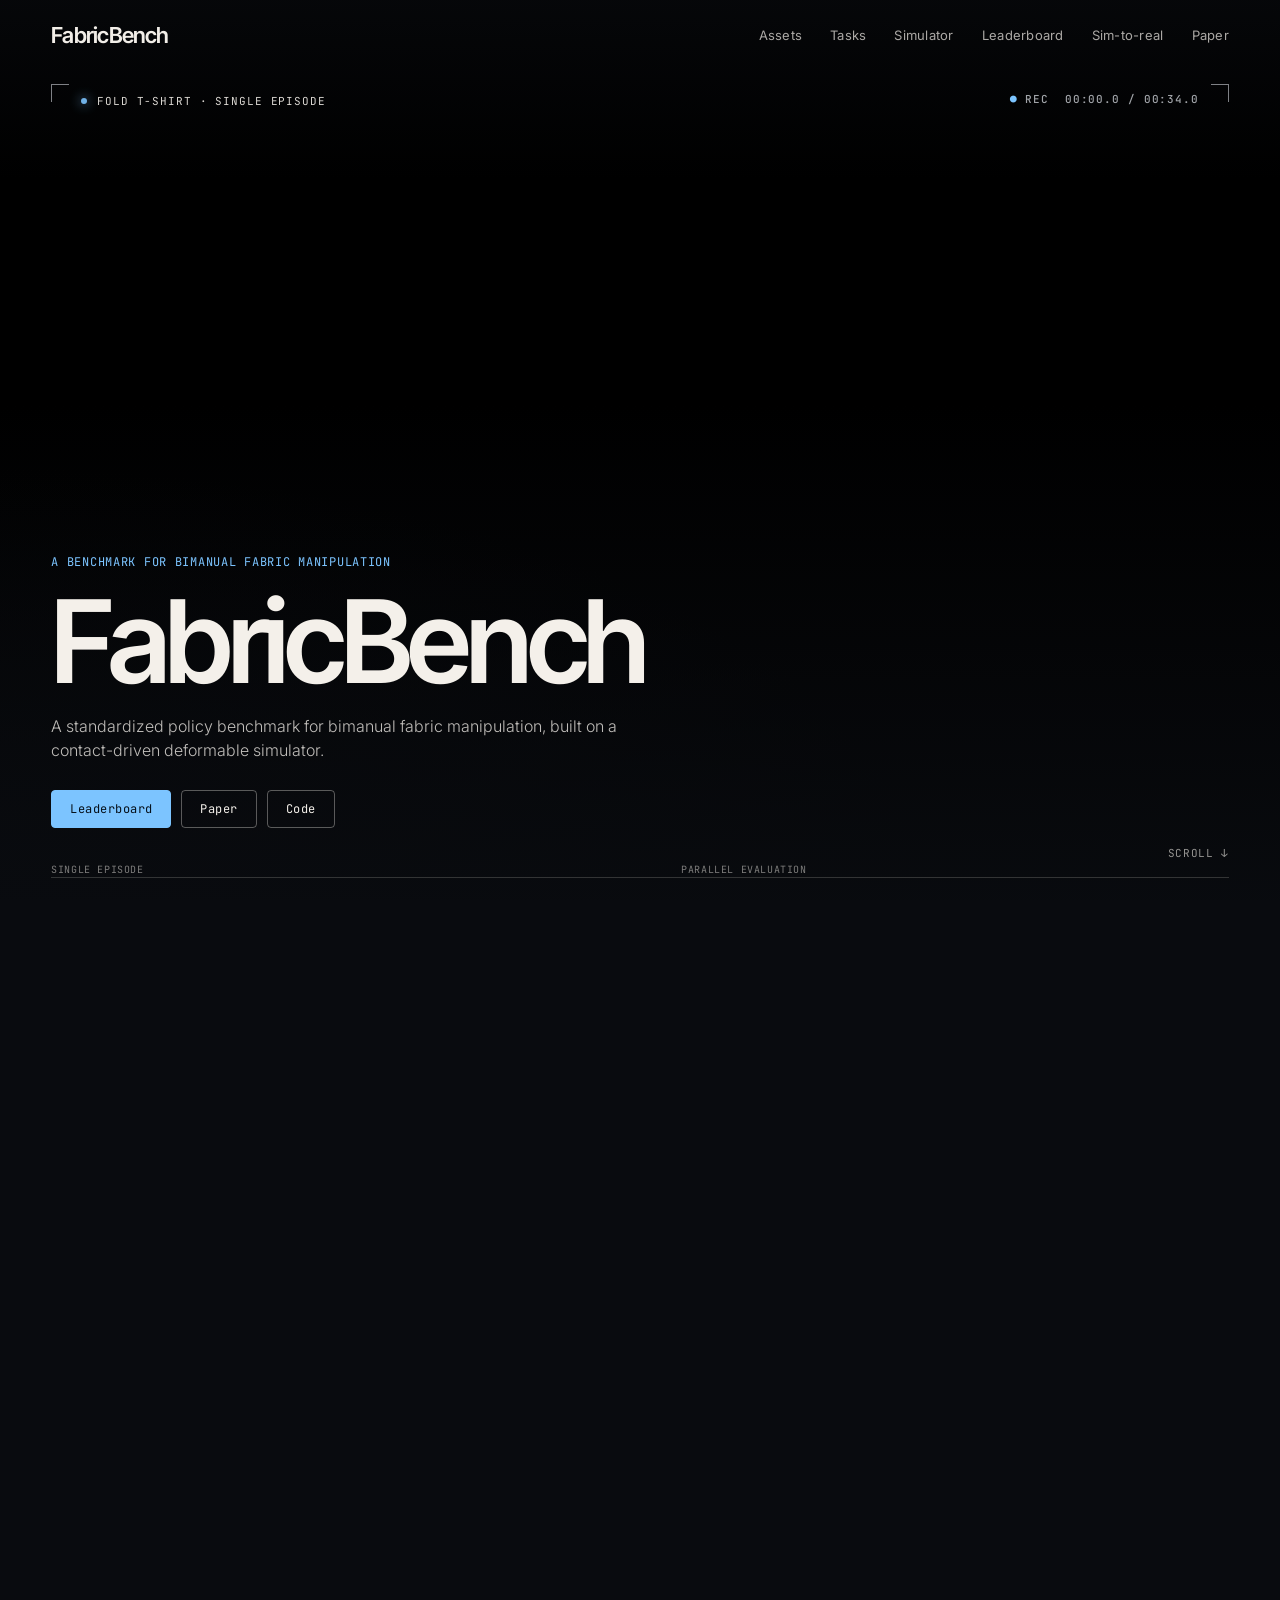
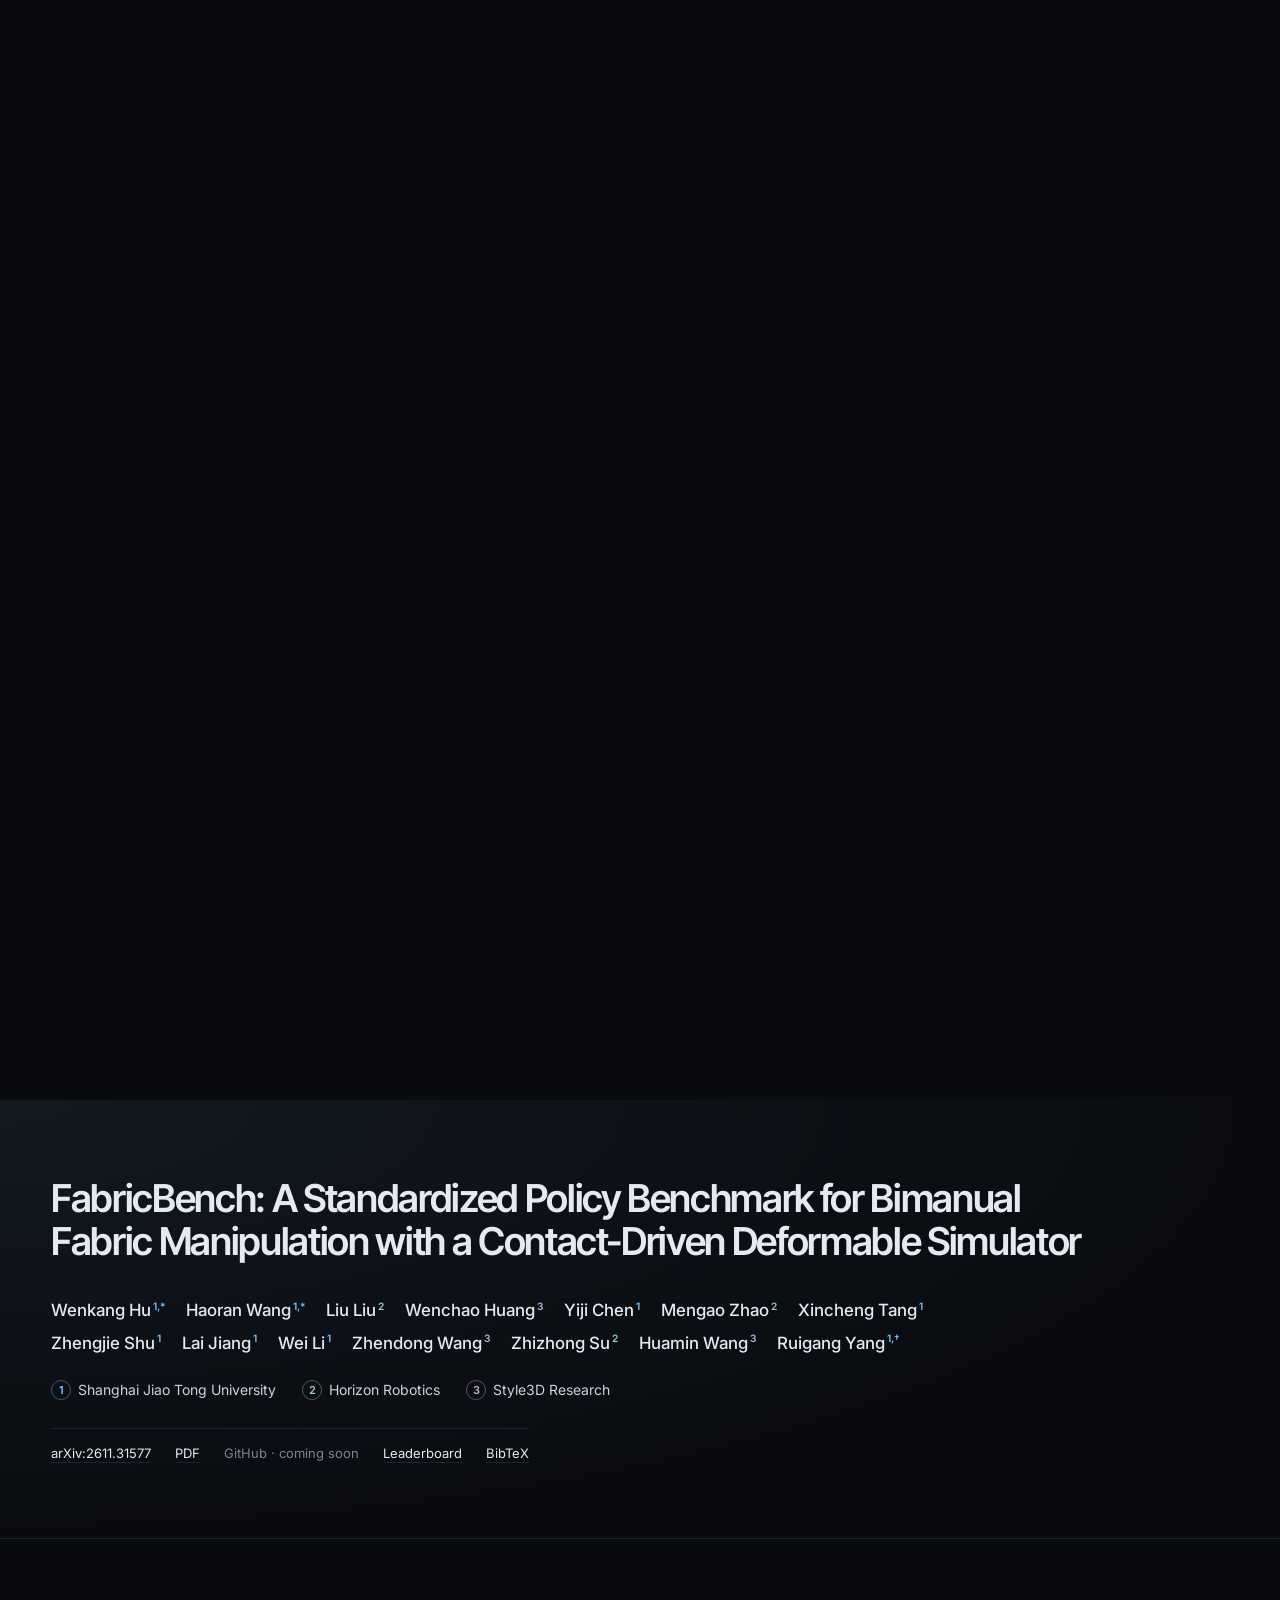
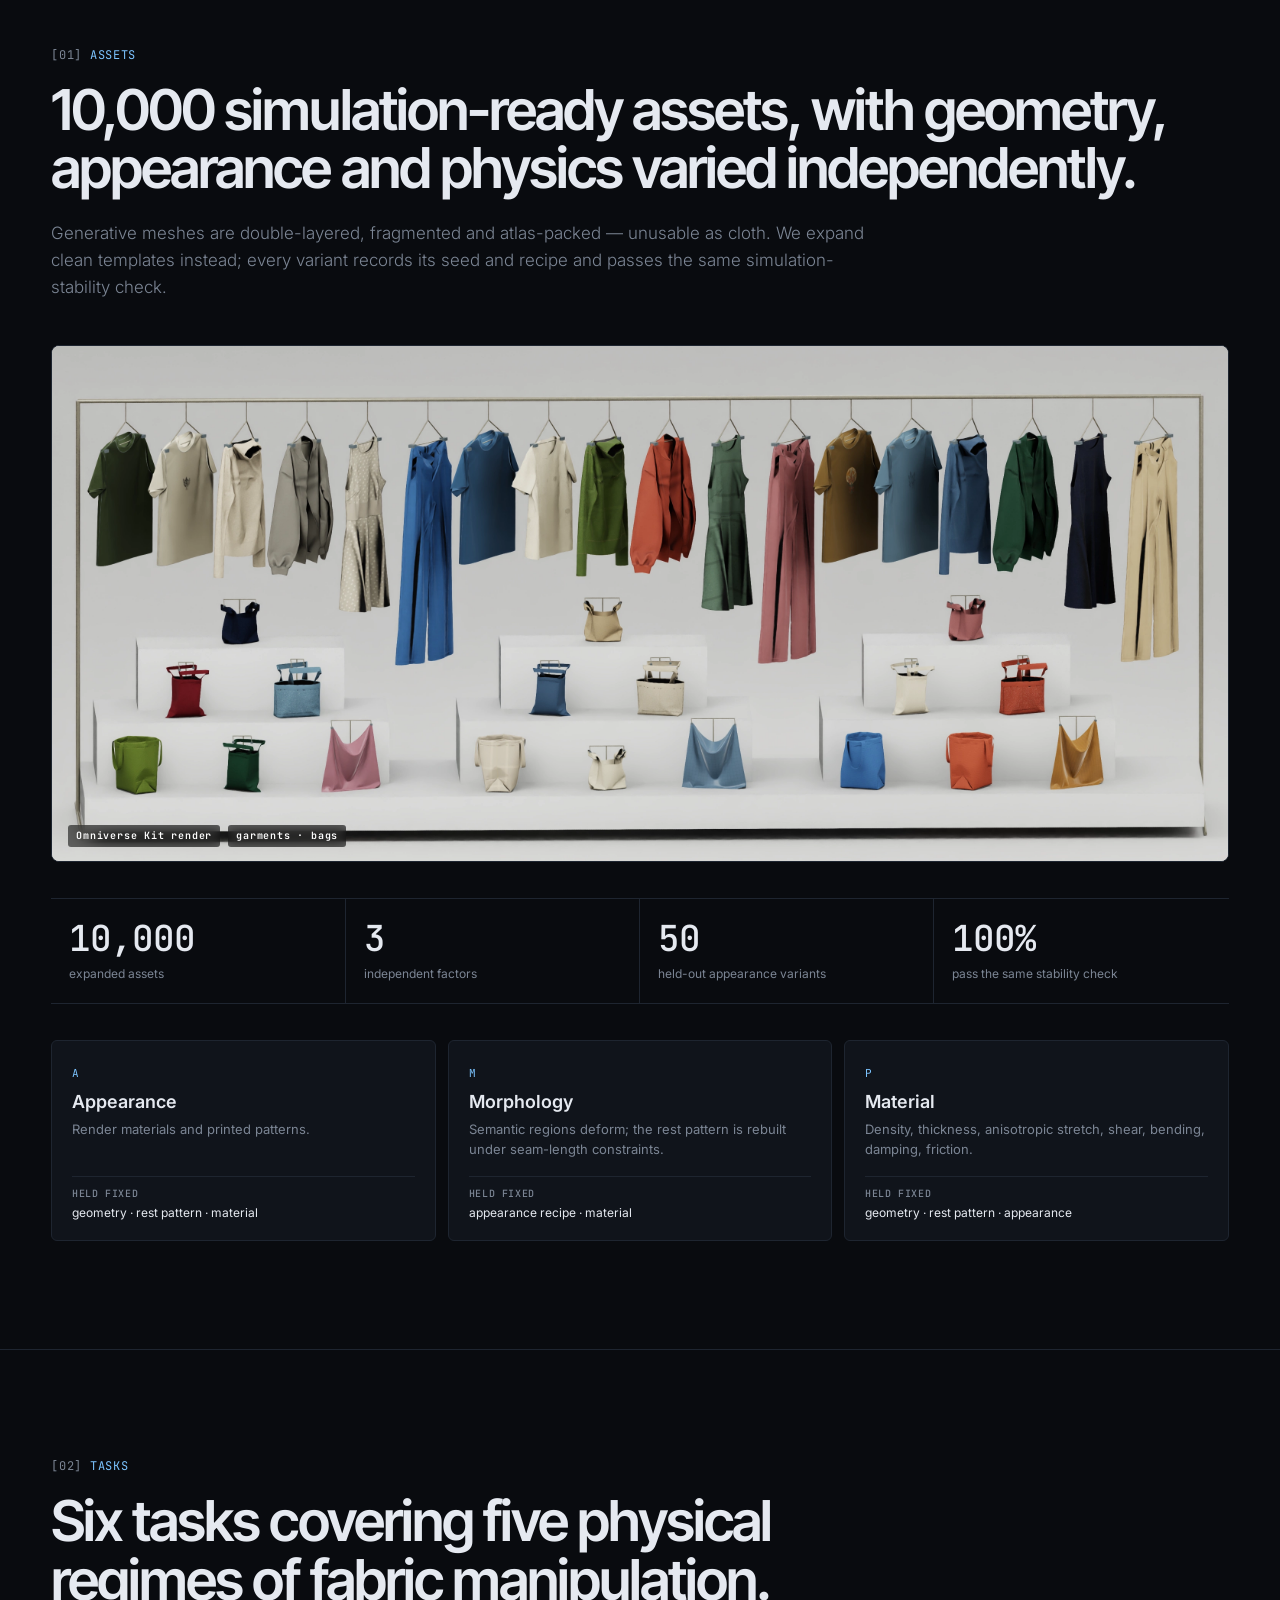
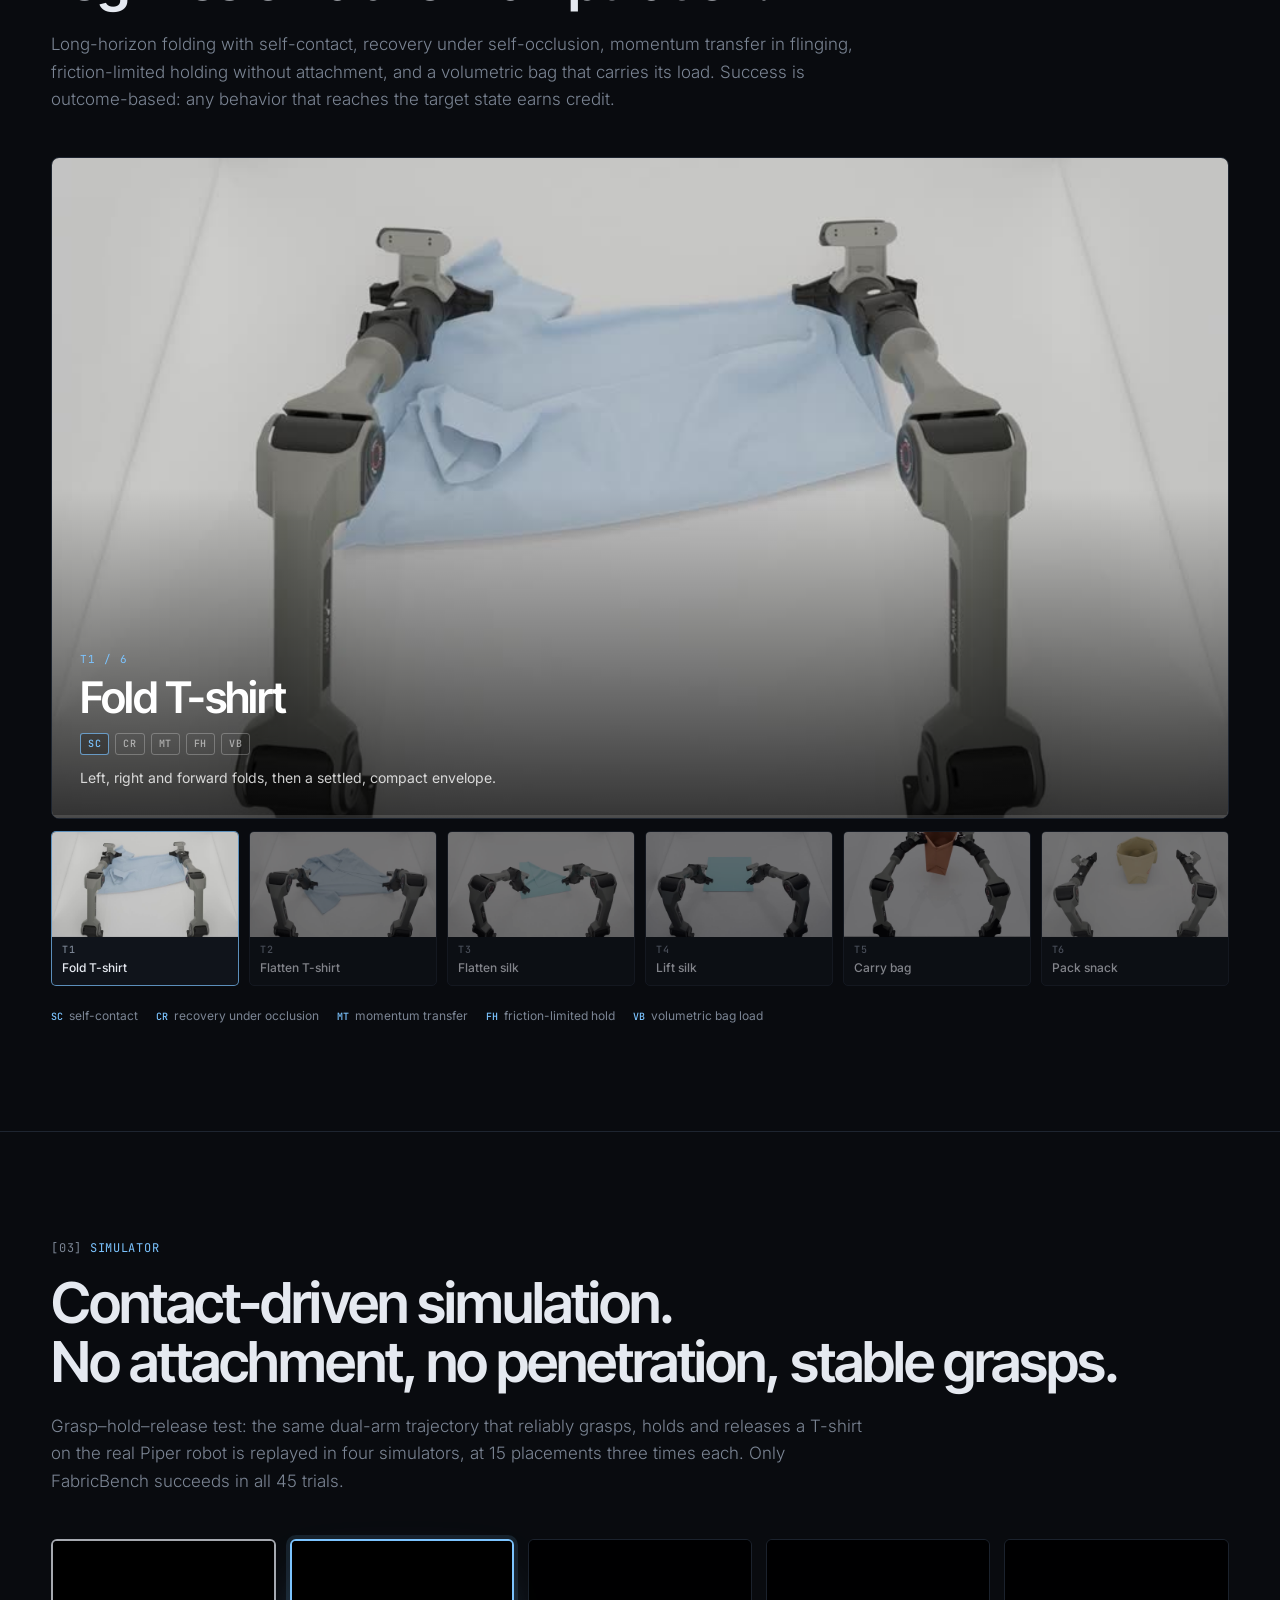
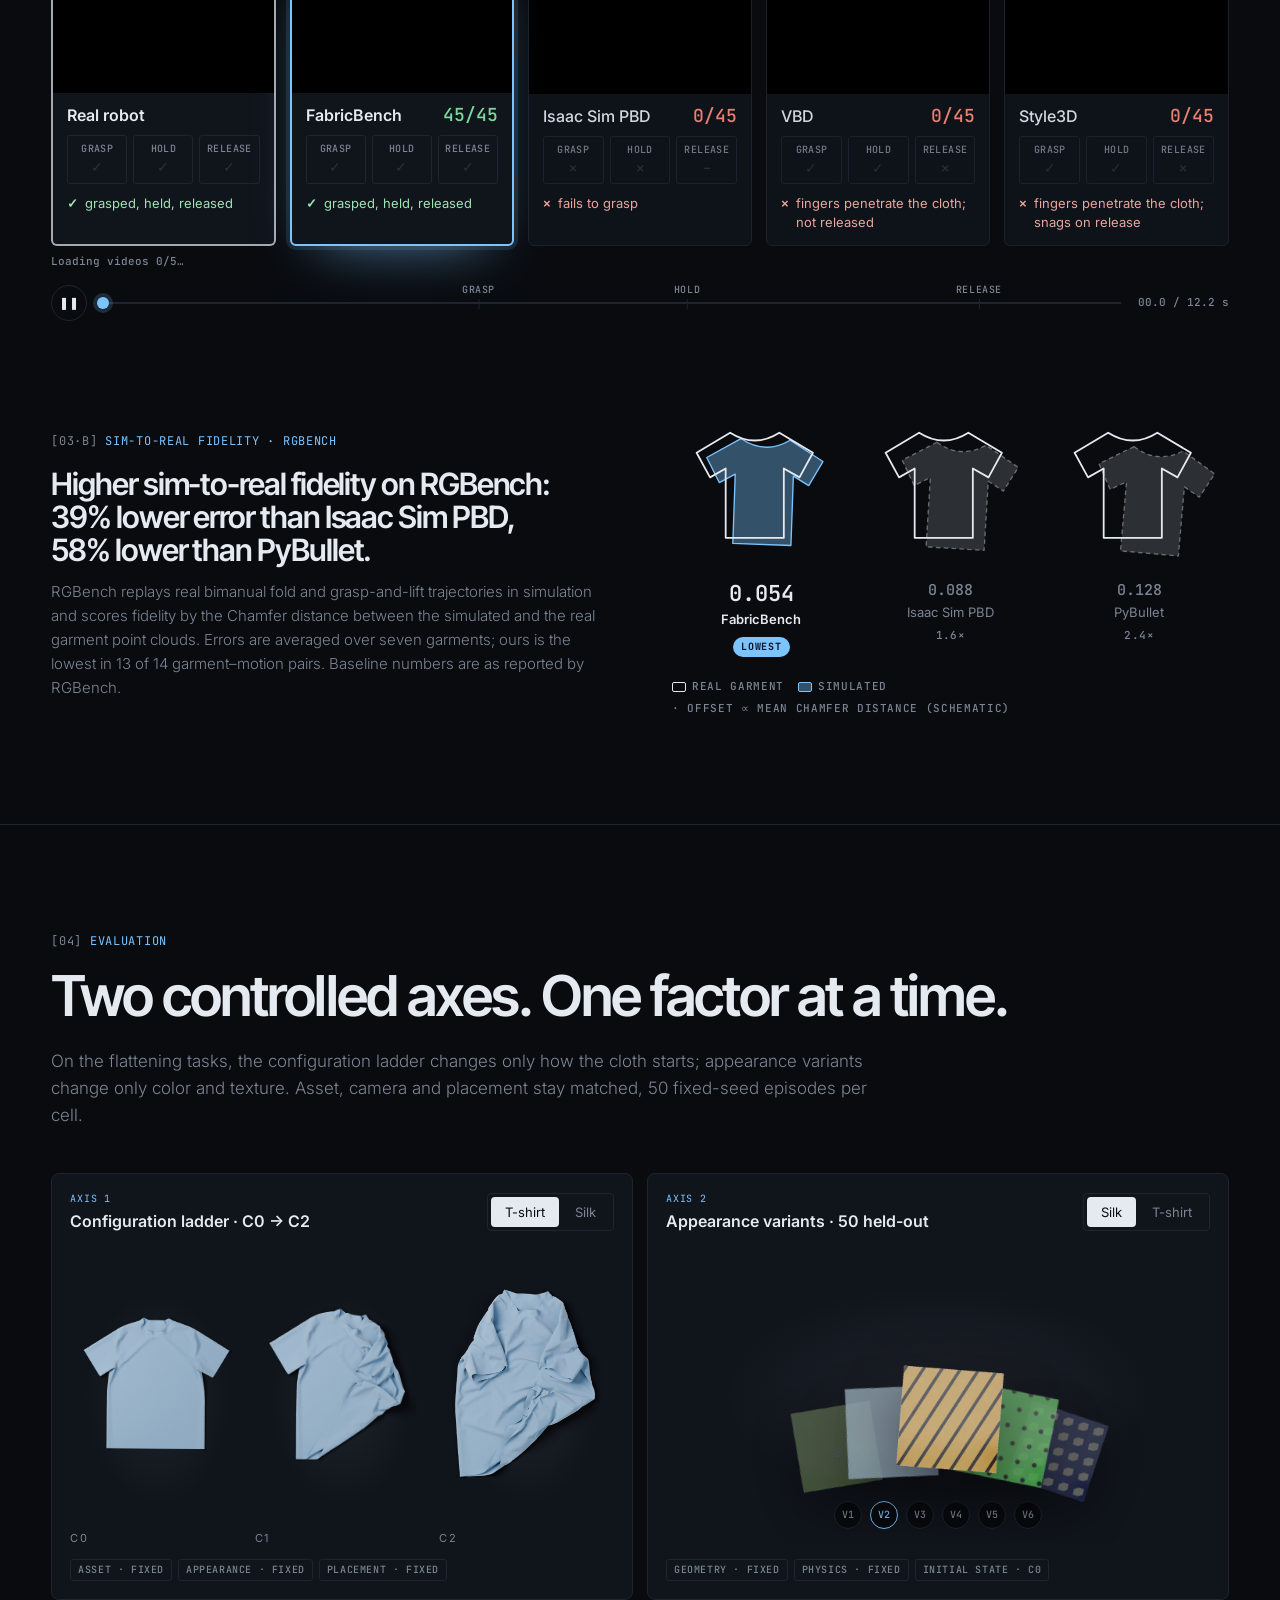
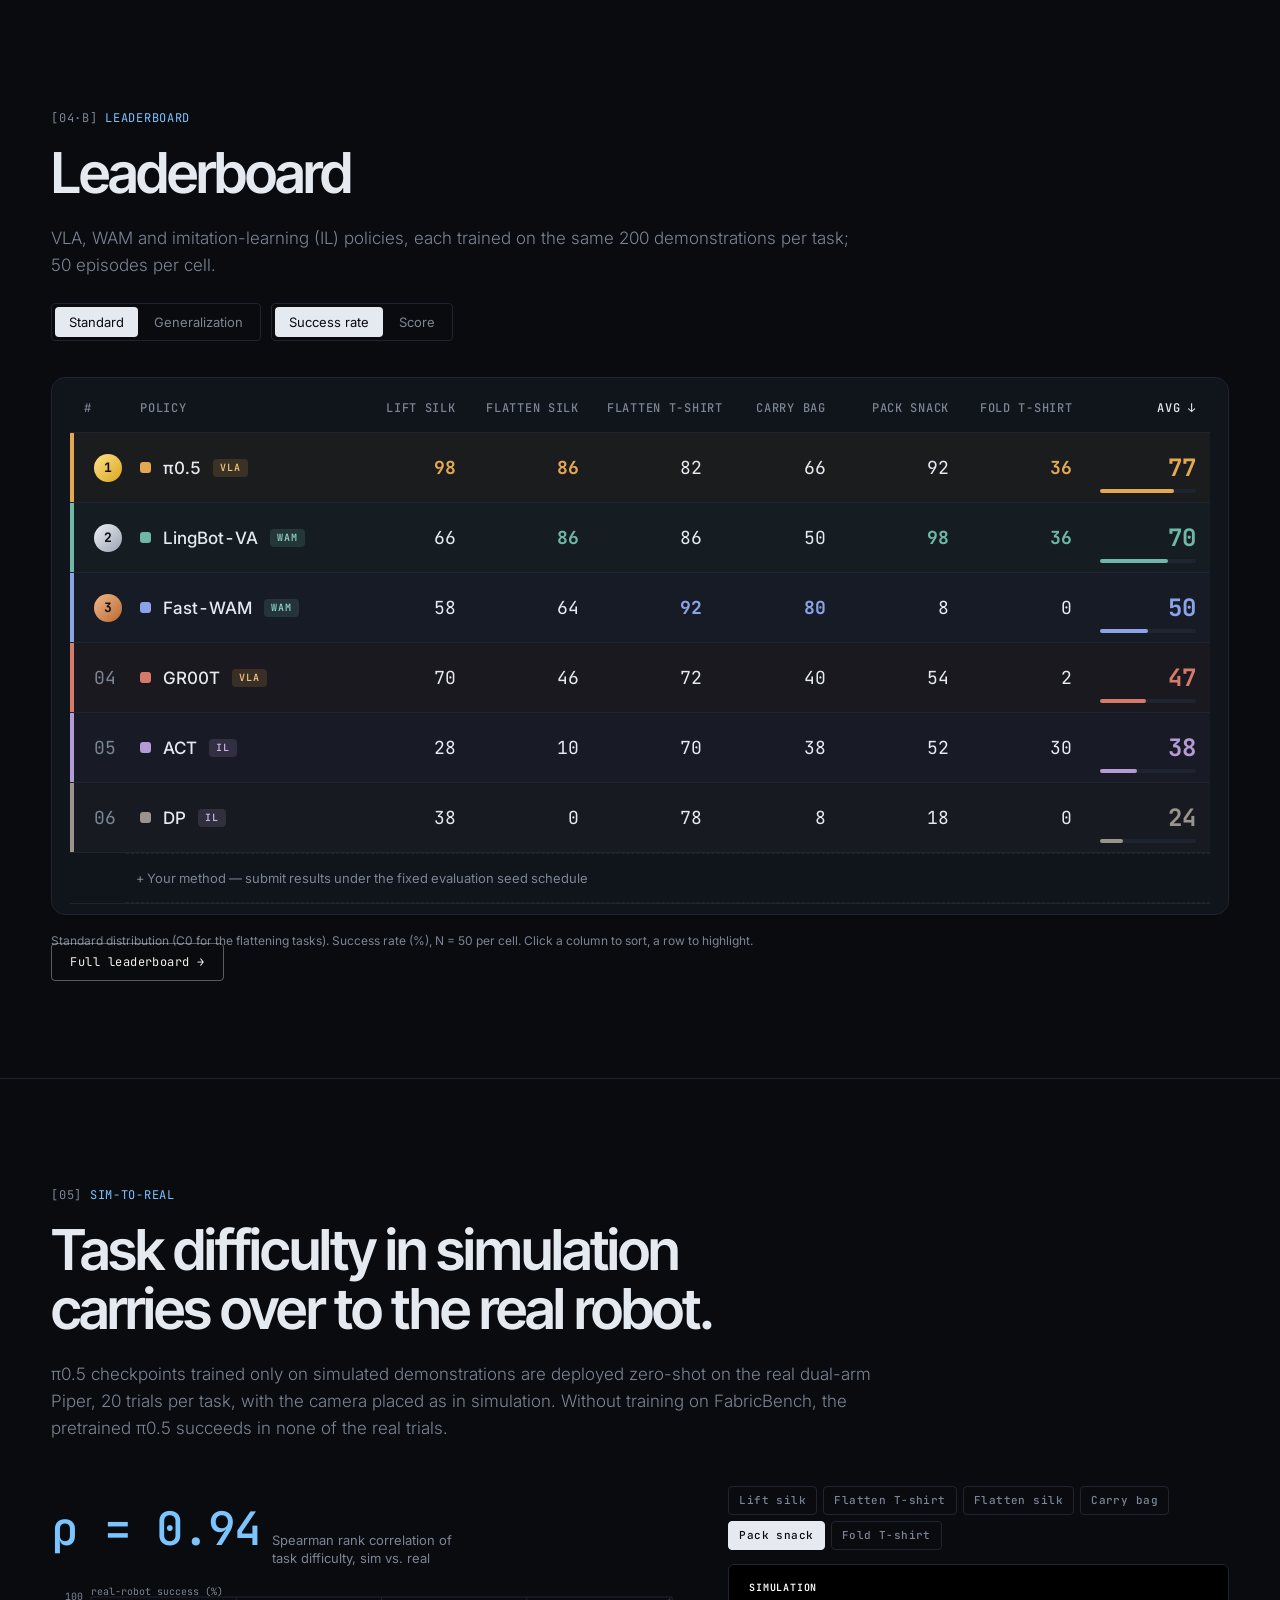
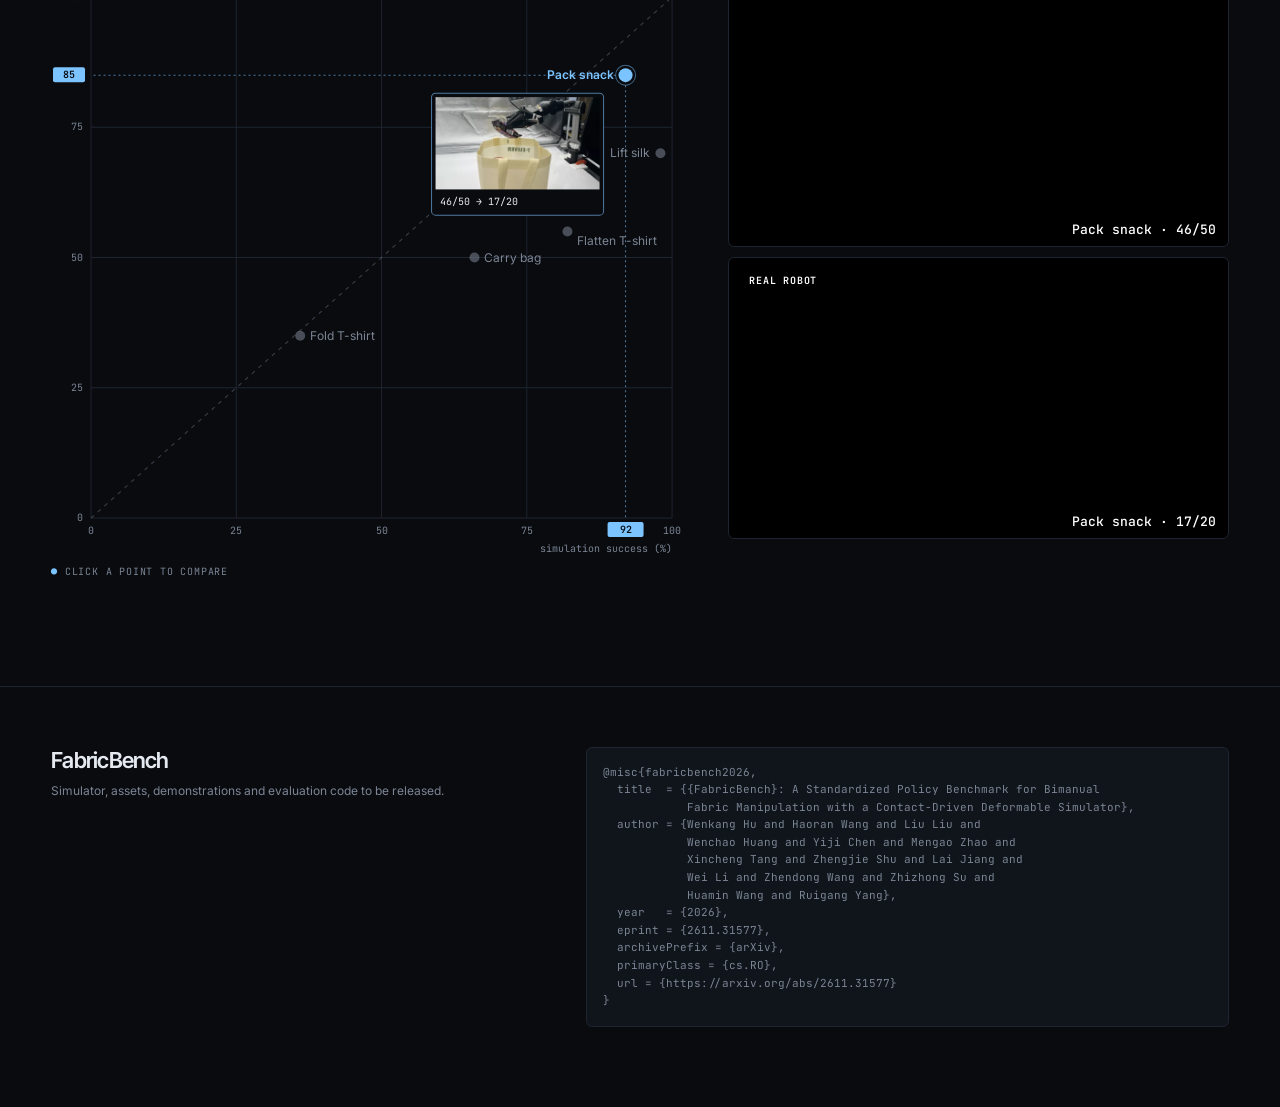
<file: index.html>
<!doctype html>
<html lang="en" data-theme="tech">
<head>
<meta charset="utf-8">
<meta name="viewport" content="width=device-width, initial-scale=1">
<title>FabricBench</title>
<script>
if (new URLSearchParams(location.search).get("affiliations") === "logos") {
  document.documentElement.classList.add("show-affiliation-logos");
}
</script>
<link rel="preconnect" href="https://fonts.googleapis.com">
<link rel="preconnect" href="https://fonts.gstatic.com" crossorigin>
<link href="https://fonts.googleapis.com/css2?family=Instrument+Serif:ital@0;1&family=Inter:wght@300;400;500;600&family=Inter+Tight:wght@500;600;700&family=JetBrains+Mono:wght@400;500&display=swap" rel="stylesheet" media="print" onload="this.media='all'">
<style>
/* ───────── 三套风格(右下角切换) ───────── */
:root, [data-theme="cinema"] {
  --bg:#0f0e0c; --bg2:#171512; --line:#2a2722; --text:#ece7df; --muted:#8e877c;
  --accent:#d6a35c; --accent-rgb:214,163,92;
  --display:"Instrument Serif", Georgia, serif; --display-weight:400; --display-track:-0.01em;
  --body:"Inter", system-ui, sans-serif; --num:"Inter", system-ui, sans-serif;
  --veil:linear-gradient(180deg, rgba(15,14,12,.55) 0%, rgba(15,14,12,0) 20%, rgba(15,14,12,0) 45%, rgba(15,14,12,.95) 100%), radial-gradient(120% 80% at 0% 100%, rgba(15,14,12,.7) 0%, rgba(15,14,12,0) 60%);
}
[data-theme="paper"] {
  --bg:#f4f1ea; --bg2:#ebe7de; --line:#d6d0c4; --text:#1b1a17; --muted:#6c665c;
  --accent:#a8432c; --accent-rgb:168,67,44;
  --display:"Instrument Serif", Georgia, serif; --display-weight:400; --display-track:-0.015em;
  --body:"Inter", system-ui, sans-serif; --num:"Inter", system-ui, sans-serif;
  --veil:none;
}
[data-theme="tech"] {
  --bg:#090b0f; --bg2:#10141b; --line:#1e2530; --text:#e5e9f0; --muted:#7b8594;
  --accent:#7cc4ff; --accent-rgb:124,196,255;
  --display:"Inter Tight", system-ui, sans-serif; --display-weight:600; --display-track:-0.035em;
  --body:"Inter", system-ui, sans-serif; --num:"JetBrains Mono", ui-monospace, monospace;
  --veil:linear-gradient(180deg, rgba(9,11,15,.6) 0%, rgba(9,11,15,0) 20%, rgba(9,11,15,0) 45%, rgba(9,11,15,.96) 100%), radial-gradient(120% 80% at 0% 100%, rgba(9,11,15,.7) 0%, rgba(9,11,15,0) 60%);
}
* { box-sizing:border-box; margin:0; padding:0; }
html { background:var(--bg); }
body { background:var(--bg); color:var(--text); font-family:var(--body); font-weight:400;
  -webkit-font-smoothing:antialiased; transition:background .4s, color .4s; }
a { color:inherit; text-decoration:none; }

/* ───────── 顶栏 ───────── */
.nav { position:fixed; inset:0 0 auto 0; z-index:20; display:flex; align-items:center; justify-content:space-between;
  padding:22px clamp(16px,4vw,56px); font-size:13px; letter-spacing:.02em; mix-blend-mode:normal;
  transition:background .3s, border-color .3s; border-bottom:1px solid transparent; }
.nav.solid { background:color-mix(in srgb, var(--bg) 86%, transparent); backdrop-filter:blur(12px); border-color:var(--line); padding-top:14px; padding-bottom:14px; }
.nav .mark { font-family:var(--display); font-weight:var(--display-weight); font-size:22px; letter-spacing:var(--display-track); }
.nav .links { display:flex; gap:28px; color:var(--muted); }
.nav .links a:hover { color:var(--text); }
[data-theme="cinema"] .nav:not(.solid), [data-theme="tech"] .nav:not(.solid) { color:#f2eee8; }
[data-theme="cinema"] .nav:not(.solid) .links, [data-theme="tech"] .nav:not(.solid) .links { color:rgba(242,238,232,.7); }

/* ───────── 首屏:滚动驱动的远景 ───────── */
.hero { position:relative; height:300vh; }
.stage { position:sticky; top:0; height:100vh; overflow:hidden; }
.frame { position:absolute; inset:0; }
.frame video { width:100%; height:100%; display:block; object-fit:cover; }
.fade { position:absolute; inset:0; background:#000; opacity:0; pointer-events:none; }
.veil { position:absolute; inset:0; background:var(--veil); pointer-events:none; }

.caption { position:absolute; top:96px; left:clamp(16px,4vw,56px); font-size:12px; letter-spacing:.14em; text-transform:uppercase;
  color:#f2eee8; display:flex; align-items:center; gap:10px; opacity:.9; }
.caption .dot { width:6px; height:6px; border-radius:50%; background:var(--accent); box-shadow:0 0 12px var(--accent); }
.caption span { transition:opacity .4s; }

.titleblock { position:absolute; left:clamp(16px,4vw,56px); right:clamp(16px,4vw,56px); bottom:clamp(40px,8vh,88px); color:#f4f0ea; }
.kicker { font-size:12px; letter-spacing:.16em; text-transform:uppercase; color:var(--accent); margin-bottom:18px; }
.titleblock h1 { font-family:var(--display); font-weight:var(--display-weight); letter-spacing:var(--display-track);
  font-size:clamp(56px,9vw,148px); line-height:.92; }
.titleblock h1 em { font-style:italic; }
.titleblock .sub { margin-top:20px; max-width:620px; font-size:clamp(15px,1.25vw,19px); line-height:1.5; color:rgba(244,240,234,.78); font-weight:300; }
.row { display:flex; justify-content:space-between; align-items:flex-end; gap:32px; flex-wrap:wrap; }
.stats { display:flex; gap:clamp(20px,3vw,48px); }
.stat { opacity:0; transform:translateY(14px); transition:opacity .7s cubic-bezier(.2,.7,.2,1), transform .7s cubic-bezier(.2,.7,.2,1); }
.stat.on { opacity:1; transform:none; }
.stat b { display:block; font-family:var(--num); font-weight:500; font-size:clamp(26px,2.6vw,40px); letter-spacing:-.02em; }
[data-theme="cinema"] .stat b, [data-theme="paper"] .stat b { font-family:var(--display); font-weight:400; font-size:clamp(32px,3.2vw,52px); }
.stat small { font-size:11px; letter-spacing:.14em; text-transform:uppercase; color:rgba(244,240,234,.6); }
.cta { display:flex; gap:10px; margin-top:28px; }
.btn { font-size:13px; padding:10px 18px; border-radius:999px; border:1px solid rgba(244,240,234,.35); color:#f4f0ea; transition:all .2s; }
.btn:hover { background:rgba(244,240,234,.1); }
.btn.primary { background:var(--accent); border-color:var(--accent); color:#111; }

.progress { position:absolute; left:clamp(16px,4vw,56px); right:clamp(16px,4vw,56px); bottom:22px; height:1px; background:rgba(244,240,234,.18); }
.progress i { position:absolute; left:0; top:0; bottom:0; background:var(--accent); width:0; }
.progress .tick { position:absolute; top:-14px; font-size:10px; letter-spacing:.14em; text-transform:uppercase; color:rgba(244,240,234,.5); transform:translateX(-50%); white-space:nowrap; }
.scrollhint { position:absolute; right:clamp(16px,4vw,56px); bottom:40px; font-size:11px; letter-spacing:.16em; text-transform:uppercase; color:rgba(244,240,234,.6); transition:opacity .4s; }

/* C:仿真仪表感 —— 取景框四角 + 时间码 + 等宽标签 */
.hud { display:none; position:absolute; inset:0; pointer-events:none; }
[data-theme="tech"] .hud { display:block; }
.hud .cn { position:absolute; width:18px; height:18px; border:1px solid rgba(229,233,240,.55); }
.hud .tl { top:84px; left:clamp(16px,4vw,56px); border-right:0; border-bottom:0; }
.hud .tr { top:84px; right:clamp(16px,4vw,56px); border-left:0; border-bottom:0; }
.hud .bl { bottom:14px; left:clamp(16px,4vw,56px); border-right:0; border-top:0; display:none; }
.hud .br { bottom:14px; right:clamp(16px,4vw,56px); border-left:0; border-top:0; display:none; }
.hud .tc { position:absolute; top:94px; right:calc(clamp(16px,4vw,56px) + 30px); font:500 11px/1 "JetBrains Mono", monospace; letter-spacing:.08em; color:rgba(229,233,240,.7); text-align:right; }
.hud .tc b { color:var(--accent); font-weight:500; }
[data-theme="tech"] .caption { top:94px; left:calc(clamp(16px,4vw,56px) + 30px); font-family:"JetBrains Mono", monospace; font-size:11px; letter-spacing:.08em; }
[data-theme="tech"] .kicker, [data-theme="tech"] .eyebrow, [data-theme="tech"] .stat small, [data-theme="tech"] .progress .tick, [data-theme="tech"] .scrollhint, [data-theme="tech"] .lb th { font-family:"JetBrains Mono", monospace; letter-spacing:.06em; }
[data-theme="tech"] .eyebrow::before { content:"[" attr(data-n) "]  "; color:var(--muted); }
[data-theme="tech"] .titleblock h1 { letter-spacing:-.045em; }
[data-theme="tech"] .btn { border-radius:4px; font-family:"JetBrains Mono", monospace; font-size:12px; letter-spacing:.04em; }
[data-theme="tech"] .btn.primary { color:#06101a; }
[data-theme="tech"] .seg, [data-theme="tech"] .seg button { border-radius:4px; }
[data-theme="tech"] .lb td .heat { border-radius:1px; }

/* 浅色期刊风:视频装进画框,文字在纸面上 */
[data-theme="paper"] .frame { inset:84px clamp(16px,4vw,56px) 38vh; border-radius:3px; overflow:hidden; box-shadow:0 30px 60px -30px rgba(40,30,20,.35); }
[data-theme="paper"] .titleblock { color:var(--text); bottom:clamp(36px,6vh,64px); }
[data-theme="paper"] .titleblock h1 { font-size:clamp(48px,7vw,116px); }
[data-theme="paper"] .titleblock .sub, [data-theme="paper"] .stat small { color:var(--muted); }
[data-theme="paper"] .caption { top:108px; left:calc(clamp(16px,4vw,56px) + 20px); }
[data-theme="paper"] .btn { color:var(--text); border-color:var(--line); }
[data-theme="paper"] .btn.primary { color:#fff; }
[data-theme="paper"] .progress { background:var(--line); }
[data-theme="paper"] .progress .tick, [data-theme="paper"] .scrollhint { color:var(--muted); }

/* ───────── 正文 ───────── */
.wrap { max-width:1440px; margin:0 auto; padding:0 clamp(16px,4vw,56px); }
section.block { padding:clamp(80px,12vh,140px) 0; border-top:1px solid var(--line); }
.eyebrow { font-size:12px; letter-spacing:.16em; text-transform:uppercase; color:var(--accent); margin-bottom:18px; }
h2 { font-family:var(--display); font-weight:var(--display-weight); letter-spacing:var(--display-track); font-size:clamp(36px,4.4vw,64px); line-height:1.04; max-width:1320px; text-wrap:balance; }
.lede { margin-top:22px; max-width:820px; color:var(--muted); font-size:17px; line-height:1.6; font-weight:300; }

.statement { padding:clamp(90px,14vh,160px) 0 clamp(70px,10vh,120px); }
.statement p { font-family:var(--display); font-weight:var(--display-weight); letter-spacing:var(--display-track);
  font-size:clamp(28px,3.2vw,46px); line-height:1.2; max-width:1000px; }
.statement p .m { color:var(--muted); }
[data-theme="tech"] .statement p { font-weight:500; }

/* 排行榜 */
.lb-head { display:flex; justify-content:space-between; align-items:flex-end; gap:24px; flex-wrap:wrap; margin-bottom:36px; }
.seg { display:inline-flex; border:1px solid var(--line); border-radius:999px; padding:3px; gap:2px; }
.seg button { font:inherit; font-size:13px; border:0; background:none; color:var(--muted); padding:7px 14px; border-radius:999px; cursor:pointer; transition:all .2s; }
.seg button.on { background:var(--text); color:var(--bg); }
.controls { display:flex; gap:10px; flex-wrap:wrap; }

.tablebox { overflow-x:auto; border-top:1px solid var(--text); }
table.lb { width:100%; table-layout:fixed; border-collapse:collapse; font-size:14px; min-width:760px; }
.lb th { font-weight:500; font-size:11px; letter-spacing:.1em; text-transform:uppercase; color:var(--muted); text-align:right; padding:14px 10px; border-bottom:1px solid var(--line); cursor:pointer; white-space:nowrap; user-select:none; }
.lb th:first-child, .lb th:nth-child(2) { text-align:left; cursor:default; }
.lb th.sorted { color:var(--text); }
.lb th.sorted::after { content:" ↓"; }
.lb th.grp { text-align:center; cursor:default; color:var(--text); border-bottom:1px solid var(--line); }
.lb td { padding:0; border-bottom:1px solid var(--line); text-align:right; font-family:var(--num); font-variant-numeric:tabular-nums; }
.lb td .c { padding:15px 10px; position:relative; }
.lb td .heat { position:absolute; inset:6px 3px; border-radius:2px; background:rgba(var(--accent-rgb),var(--a)); z-index:0; transition:background .3s; }
.lb td .bar { position:absolute; left:10px; right:10px; bottom:7px; height:2px; background:var(--line); z-index:1; }
.lb td .bar i { position:absolute; right:0; top:0; bottom:0; background:var(--accent); }
.lb td .best { color:var(--accent); }
.lb td .v { position:relative; z-index:1; }
.lb td .best { font-weight:600; }
.lb td.rank { text-align:left; width:44px; color:var(--muted); padding-left:6px; font-size:12px; }
.lb td.name { text-align:left; font-family:var(--body); }
.lb td.name .c { display:flex; align-items:center; gap:10px; }
.lb .sw { width:9px; height:9px; border-radius:2px; flex:none; }
.lb .tag { font-size:10px; letter-spacing:.08em; color:var(--muted); border:1px solid var(--line); border-radius:3px; padding:1px 5px; }
.lb td.avg .v { font-weight:600; }
.lb tr.data { cursor:pointer; transition:opacity .25s; }
.lb.focus tr.data:not(.hl) { opacity:.32; }
.lb tr.data:hover td { background:color-mix(in srgb, var(--text) 4%, transparent); }
.lb tr.ghost td { color:var(--muted); font-family:var(--body); font-size:13px; }
.lb tr.ghost td .c { padding:16px 10px; text-align:left; border:1px dashed var(--line); border-left:0; border-right:0; }
.note { margin-top:16px; font-size:12px; color:var(--muted); line-height:1.6; }

/* 泛化斜率图 */
.gen { display:grid; grid-template-columns: 1.15fr 1fr; gap:56px; margin-top:72px; align-items:start; }
.gen h3 { font-family:var(--display); font-weight:var(--display-weight); letter-spacing:var(--display-track); font-size:clamp(26px,2.6vw,36px); line-height:1.1; }
.gen p { margin-top:14px; color:var(--muted); line-height:1.6; font-size:15px; font-weight:300; max-width:440px; }
.ladder { display:grid; grid-template-columns:repeat(3,1fr); gap:10px; margin-top:28px; }
.ladder figure { background:var(--bg2); border-radius:3px; overflow:hidden; aspect-ratio:1.25; display:flex; align-items:center; justify-content:center; cursor:pointer; transition:outline .2s; outline:1px solid transparent; }
.ladder figure.on { outline:1px solid var(--accent); }
.ladder img { width:100%; height:100%; object-fit:contain; }
.ladder figcaption { font-size:11px; letter-spacing:.12em; color:var(--muted); margin-top:8px; text-transform:uppercase; }
svg.slope { width:100%; height:auto; overflow:visible; }
svg.slope text { font-family:var(--body); fill:var(--muted); font-size:11px; }
svg.slope .lab { font-size:12px; fill:var(--text); }
svg.slope .grid { stroke:var(--line); }
svg.slope path.l { fill:none; stroke-width:2; transition:opacity .25s, stroke-width .25s; }
svg.slope .dim { opacity:.15; }

footer { padding:60px 0 80px; color:var(--muted); font-size:12px; border-top:1px solid var(--line); }

/* ───────── 方案切换面板(仅样稿用) ───────── */
.picker { position:fixed; right:18px; bottom:18px; z-index:50; background:rgba(20,20,20,.88); color:#eee; backdrop-filter:blur(10px);
  border:1px solid rgba(255,255,255,.12); border-radius:12px; padding:14px 16px; font:12px/1.4 "Inter", system-ui, sans-serif; width:240px; }
.picker h4 { font-size:11px; letter-spacing:.12em; text-transform:uppercase; color:#999; font-weight:500; margin:0 0 8px; }
.picker .opt { display:flex; flex-direction:column; gap:4px; margin-bottom:12px; }
.picker label { display:flex; gap:8px; align-items:center; cursor:pointer; padding:3px 0; }
.picker label:last-child { margin-bottom:0; }
.picker .x { position:absolute; right:10px; top:8px; cursor:pointer; color:#888; }
.picker.min .body { display:none; }

/* ───────── 通用 ───────── */
.sec-head { display:flex; justify-content:space-between; align-items:flex-end; gap:24px; flex-wrap:wrap; margin-bottom:44px; }
.mono { font-family:"JetBrains Mono", ui-monospace, monospace; }
.chip { display:inline-flex; align-items:center; gap:6px; font:500 10px/1 "JetBrains Mono", monospace; letter-spacing:.06em; text-transform:uppercase;
  padding:5px 7px; border-radius:3px; border:1px solid var(--line); color:var(--muted); }
.ok { color:#7fd89b; } .bad { color:#ff8a7a; } .na { color:var(--muted); }

/* ───────── [01] 仿真器对比 ───────── */
.xsim { display:grid; grid-template-columns:repeat(4,1fr); gap:12px; }
.xs { background:var(--bg2); border:1px solid var(--line); border-radius:6px; overflow:hidden; display:flex; flex-direction:column; transition:border-color .3s; }
.xs.ours { border-color:rgba(var(--accent-rgb),.55); box-shadow:0 0 0 1px rgba(var(--accent-rgb),.15), 0 20px 50px -30px rgba(var(--accent-rgb),.5); }
.xs .vw { position:relative; aspect-ratio:4/3; background:#000; overflow:hidden; }
.xs .vw video { width:100%; height:100%; object-fit:cover; display:block; }
.xs .pending { position:absolute; inset:0; display:flex; flex-direction:column; align-items:center; justify-content:center; gap:8px; text-align:center; padding:20px;
  background:repeating-linear-gradient(135deg, rgba(var(--accent-rgb),.06) 0 10px, transparent 10px 20px); color:var(--muted); font-size:12px; line-height:1.5; }
.xs .pending b { color:var(--accent); font:500 11px/1 "JetBrains Mono", monospace; letter-spacing:.08em; }
.xs .meta { padding:14px 14px 16px; display:flex; flex-direction:column; gap:12px; }
.xs .nm { display:flex; justify-content:space-between; align-items:baseline; gap:8px; }
.xs .nm b { font-weight:600; font-size:15px; }
.xs .nm span { font:500 11px/1 "JetBrains Mono", monospace; color:var(--muted); }
.xs .phases { display:grid; grid-template-columns:repeat(3,1fr); gap:6px; }
.xs .ph { font:500 10px/1.2 "JetBrains Mono", monospace; letter-spacing:.04em; text-transform:uppercase; padding:7px 6px; border-radius:3px;
  border:1px solid var(--line); color:var(--muted); text-align:center; transition:all .35s; }
.xs .ph i { display:block; font-style:normal; font-size:14px; margin-top:4px; opacity:.25; transition:opacity .35s; }
.xs .ph.lit i { opacity:1; }
.xs .ph.lit.y { border-color:rgba(127,216,155,.45); color:#cfeedd; background:rgba(127,216,155,.06); }
.xs .ph.lit.n { border-color:rgba(255,138,122,.45); color:#ffd2cb; background:rgba(255,138,122,.06); }
.xs .score { display:flex; justify-content:space-between; align-items:baseline; border-top:1px solid var(--line); padding-top:12px; }
.xs .score b { font:500 22px/1 "JetBrains Mono", monospace; letter-spacing:-.02em; }
.xs .score small { font-size:11px; color:var(--muted); }
.xs .why { font-size:12px; color:var(--muted); line-height:1.45; min-height:34px; }

.transport { display:flex; align-items:center; gap:16px; margin-top:18px; }
.transport button { flex:none; width:36px; height:36px; border-radius:50%; border:1px solid var(--line); background:none; color:var(--text); cursor:pointer; font-size:12px; }
.transport button:hover { border-color:var(--accent); color:var(--accent); }
.track { position:relative; flex:1; height:36px; cursor:pointer; }
.track .rail { position:absolute; left:0; right:0; top:17px; height:2px; background:var(--line); }
.track .fill { position:absolute; left:0; top:17px; height:2px; background:var(--accent); width:0; }
.track .knob { position:absolute; top:12px; width:12px; height:12px; border-radius:50%; background:var(--accent); transform:translateX(-50%); box-shadow:0 0 0 4px rgba(var(--accent-rgb),.18); }
.track .mk { position:absolute; top:0; transform:translateX(-50%); font:500 10px/1 "JetBrains Mono", monospace; letter-spacing:.06em; text-transform:uppercase; color:var(--muted); white-space:nowrap; }
.track .mk::after { content:""; position:absolute; left:50%; top:14px; width:1px; height:10px; background:var(--line); }
.transport .t { font:500 11px/1 "JetBrains Mono", monospace; color:var(--muted); width:92px; text-align:right; }

.loopcmp { display:grid; grid-template-columns:1fr 1fr; gap:12px; margin-top:96px; }
.lc { position:relative; border-radius:6px; overflow:hidden; border:1px solid var(--line); background:#000; }
.lc video { width:100%; display:block; aspect-ratio:16/9; object-fit:cover; }
.lc .tag2 { position:absolute; left:14px; top:14px; display:flex; gap:8px; align-items:center; }
.lc .res { position:absolute; left:14px; right:14px; bottom:12px; display:flex; justify-content:space-between; align-items:flex-end; color:#fff; text-shadow:0 1px 12px rgba(0,0,0,.6); }
.lc .res b { font:500 34px/1 "JetBrains Mono", monospace; letter-spacing:-.03em; }
.lc .res span { font-size:12px; opacity:.85; max-width:60%; text-align:right; line-height:1.4; }
.pill { font:600 10px/1 "JetBrains Mono", monospace; letter-spacing:.08em; padding:6px 8px; border-radius:3px; background:rgba(0,0,0,.55); color:#fff; backdrop-filter:blur(6px); }
.pill.y { background:rgba(60,160,95,.85); } .pill.n { background:rgba(200,70,55,.85); }

.friction { display:grid; grid-template-columns:1fr 1.1fr; gap:56px; margin-top:96px; align-items:center; }
.friction h3, .assets-f h3, .s2r h3 { font-family:var(--display); font-weight:var(--display-weight); letter-spacing:var(--display-track); font-size:clamp(26px,2.6vw,36px); line-height:1.1; }
.friction p, .assets-f p, .s2r p.d { margin-top:14px; color:var(--muted); line-height:1.6; font-size:15px; font-weight:300; max-width:460px; }
.slider { margin-top:28px; }
.slider label { display:flex; justify-content:space-between; font:500 11px/1 "JetBrains Mono", monospace; color:var(--muted); letter-spacing:.06em; margin-bottom:12px; }
.slider label b { color:var(--text); font-weight:500; }
input[type=range].rng { -webkit-appearance:none; appearance:none; width:100%; height:2px; background:var(--line); outline:none; }
input[type=range].rng::-webkit-slider-thumb { -webkit-appearance:none; width:16px; height:16px; border-radius:50%; background:var(--accent); cursor:pointer; box-shadow:0 0 0 5px rgba(var(--accent-rgb),.18); }
input[type=range].rng::-moz-range-thumb { width:16px; height:16px; border:0; border-radius:50%; background:var(--accent); cursor:pointer; }
.readout { display:grid; grid-template-columns:1fr 1fr; gap:10px; margin-top:24px; }
.readout div { border:1px solid var(--line); border-radius:4px; padding:12px; }
.readout small { display:block; font:500 10px/1.3 "JetBrains Mono", monospace; letter-spacing:.06em; text-transform:uppercase; color:var(--muted); }
.readout b { display:block; margin-top:8px; font:500 20px/1 "JetBrains Mono", monospace; }
svg.fric { width:100%; height:auto; overflow:visible; }
svg.fric text { font-family:"JetBrains Mono", monospace; font-size:10px; fill:var(--muted); }
svg.fric .grid { stroke:var(--line); }

/* ───────── [02] 任务库 ───────── */
.tasks { display:grid; grid-template-columns:repeat(3,1fr); gap:14px; }
.tk { position:relative; border-radius:6px; overflow:hidden; background:var(--bg2); border:1px solid var(--line); transition:border-color .25s, transform .25s; }
.tk:hover { border-color:rgba(var(--accent-rgb),.6); }
.tk .vw { position:relative; aspect-ratio:16/9; background:#000; cursor:ew-resize; overflow:hidden; }
.tk video { width:100%; height:100%; object-fit:cover; display:block; }
.tk .scrub { position:absolute; left:0; right:0; bottom:0; height:2px; background:rgba(255,255,255,.15); }
.tk .scrub i { position:absolute; left:0; top:0; bottom:0; background:var(--accent); width:0; }
.tk .idx { position:absolute; left:12px; top:12px; font:500 11px/1 "JetBrains Mono", monospace; color:rgba(255,255,255,.85); letter-spacing:.06em; text-shadow:0 1px 8px rgba(0,0,0,.6); }
.tk .hint2 { position:absolute; right:12px; top:12px; font:500 10px/1 "JetBrains Mono", monospace; color:rgba(255,255,255,.7); letter-spacing:.06em; opacity:0; transition:opacity .25s; }
.tk:hover .hint2 { opacity:1; }
.tk .body { padding:16px 16px 18px; }
.tk h4 { font-family:var(--display); font-weight:var(--display-weight); letter-spacing:var(--display-track); font-size:22px; }
.tk .rg { display:flex; gap:6px; flex-wrap:wrap; margin-top:10px; }
.tk .rg .chip.on { color:var(--accent); border-color:rgba(var(--accent-rgb),.5); }
.tk .crit { margin-top:12px; font-size:13px; line-height:1.5; color:var(--muted); }
.legend { display:flex; gap:18px; flex-wrap:wrap; margin-top:22px; font-size:12px; color:var(--muted); }
.legend b { font:500 10px/1 "JetBrains Mono", monospace; color:var(--accent); margin-right:6px; }

/* ───────── [03] 资产 ───────── */
.rack { position:relative; margin-top:8px; border-radius:6px; overflow:hidden; border:1px solid var(--line); background:#d9d9d9; }
.rack img { width:100%; display:block; transform:scale(1.04); transition:transform 1.2s cubic-bezier(.2,.7,.2,1); }
.rack:hover img { transform:scale(1.07); }
.rack .cap { position:absolute; left:16px; bottom:14px; display:flex; gap:8px; }
.counters { display:grid; grid-template-columns:repeat(4,1fr); border-top:1px solid var(--line); border-bottom:1px solid var(--line); margin-top:36px; }
.counters div { padding:22px 18px; border-right:1px solid var(--line); }
.counters div:last-child { border-right:0; }
.counters b { display:block; font:500 clamp(26px,2.8vw,40px)/1 "JetBrains Mono", monospace; letter-spacing:-.03em; }
.counters small { display:block; margin-top:10px; font-size:12px; color:var(--muted); }
.assets-f { display:grid; grid-template-columns:1fr 1.2fr; gap:56px; margin-top:96px; align-items:center; }
.factor-tabs { display:flex; flex-direction:column; gap:0; margin-top:28px; border-top:1px solid var(--line); }
.ft { padding:16px 0; border-bottom:1px solid var(--line); cursor:pointer; display:grid; grid-template-columns:28px 1fr; gap:4px 10px; }
.ft .n { font:500 11px/1.6 "JetBrains Mono", monospace; color:var(--muted); }
.ft b { font-weight:500; font-size:15px; }
.ft p { grid-column:2; margin:0; font-size:13px; color:var(--muted); line-height:1.5; max-height:0; overflow:hidden; transition:max-height .4s, margin .4s; }
.ft.on b { color:var(--accent); }
.ft.on p { max-height:80px; margin-top:6px; }
.stage2 { position:relative; aspect-ratio:1.15; border-radius:6px; background:radial-gradient(70% 60% at 50% 55%, color-mix(in srgb, var(--text) 7%, transparent), transparent 70%), var(--bg2); border:1px solid var(--line); overflow:hidden; }
.stage2 .card { position:absolute; left:50%; top:46%; width:58%; transform-origin:50% 120%; transition:transform .7s cubic-bezier(.2,.7,.2,1), opacity .5s, filter .5s; cursor:pointer; }
.stage2 .card img { width:100%; display:block; filter:drop-shadow(0 22px 30px rgba(0,0,0,.45)); }
.stage2 .sw2 { position:absolute; left:0; right:0; bottom:16px; display:flex; justify-content:center; gap:8px; }
.stage2 .sw2 button { width:28px; height:28px; border-radius:50%; border:1px solid var(--line); background:var(--bg); color:var(--muted); font:500 10px/1 "JetBrains Mono", monospace; cursor:pointer; }
.stage2 .sw2 button.on { border-color:var(--accent); color:var(--accent); }
.stage2 .fixed { position:absolute; left:16px; top:16px; display:flex; gap:6px; flex-wrap:wrap; }
.stage2 .which { position:absolute; right:16px; top:16px; display:flex; gap:4px; }

/* ───────── [05] 仿真到真机 ───────── */
.s2r { display:grid; grid-template-columns:0.9fr 1.3fr; gap:48px; align-items:start; }
svg.sc { width:100%; height:auto; overflow:visible; margin-top:24px; }
svg.sc text { font-family:"JetBrains Mono", monospace; font-size:10px; fill:var(--muted); }
svg.sc .grid { stroke:var(--line); }
svg.sc .pt { cursor:pointer; }
svg.sc .pt circle.halo { fill:rgba(var(--accent-rgb),.0); transition:fill .25s; }
svg.sc .pt.on circle.halo { fill:rgba(var(--accent-rgb),.22); }
svg.sc .pt text.l { fill:var(--text); font-family:var(--body); font-size:12px; }
.pair { display:grid; grid-template-columns:1fr 1fr; gap:10px; }
.pair .pv { position:relative; border-radius:6px; overflow:hidden; border:1px solid var(--line); background:#000; }
.pair video { width:100%; display:block; aspect-ratio:16/9; object-fit:cover; }
.pair .pv .pill { position:absolute; left:12px; top:12px; }
.pair .pv .cnt { position:absolute; right:12px; bottom:10px; color:#fff; font:500 13px/1 "JetBrains Mono", monospace; text-shadow:0 1px 10px rgba(0,0,0,.7); }
.taskpick { display:flex; gap:6px; flex-wrap:wrap; margin-bottom:14px; }
.taskpick button { font:500 11px/1 "JetBrains Mono", monospace; letter-spacing:.04em; padding:8px 10px; border-radius:4px; border:1px solid var(--line); background:none; color:var(--muted); cursor:pointer; }
.taskpick button.on { color:var(--bg); background:var(--text); border-color:var(--text); }
.bigrho { display:flex; align-items:baseline; gap:12px; margin-top:20px; }
.bigrho b { white-space:nowrap; font:500 clamp(34px,3.6vw,54px)/1 "JetBrains Mono", monospace; letter-spacing:-.04em; color:var(--accent); }
.bigrho span { color:var(--muted); font-size:13px; line-height:1.4; }

/* 滚动淡入 */
.rv { opacity:0; transform:translateY(24px); transition:opacity .9s cubic-bezier(.2,.7,.2,1), transform .9s cubic-bezier(.2,.7,.2,1); }
.rv.in { opacity:1; transform:none; }

@media (max-width: 980px) {
  .xsim { grid-template-columns:repeat(2,1fr); }
  .tasks { grid-template-columns:repeat(2,1fr); }
  .friction, .assets-f, .s2r { grid-template-columns:1fr; gap:32px; }
}
@media (max-width: 620px) {
  .xsim, .tasks, .loopcmp, .pair { grid-template-columns:1fr; }
  .counters { grid-template-columns:repeat(2,1fr); }
  .counters div:nth-child(2) { border-right:0; }
}

@media (max-width: 760px) {
  .nav .links { display:none; }
  .gen { grid-template-columns:1fr; gap:36px; }
  .stats { gap:18px; }
  .caption { top:80px; }
  [data-theme="paper"] .frame { inset:72px 16px 46vh; }
}
@media (prefers-reduced-motion: reduce) { .stat { transition:none; } }
/* ───────── v3:任务播放器 / 资产三因素 / 两个评测维度 / 仿真到真机 / 页脚 ───────── */
section.block.first { border-top:0; }
.player { display:flex; flex-direction:column; gap:12px; }
.pvw { position:relative; aspect-ratio:16/9; border-radius:8px; overflow:hidden; background:#000; border:1px solid var(--line); }
.pvw video { width:100%; height:100%; object-fit:cover; display:block; }
.pveil { position:absolute; inset:0; background:linear-gradient(180deg, rgba(0,0,0,0) 50%, rgba(0,0,0,.72) 100%); pointer-events:none; }
.pinfo { position:absolute; left:28px; bottom:30px; right:28px; color:#fff; pointer-events:none; }
.pinfo .pidx { font-size:11px; letter-spacing:.08em; color:var(--accent); }
.pinfo h3 { font-family:var(--display); font-weight:var(--display-weight); letter-spacing:var(--display-track); font-size:clamp(30px,3.4vw,48px); line-height:1; margin-top:10px; }
.pinfo .rg { display:flex; gap:6px; margin-top:14px; }
.pinfo .rg .chip { border-color:rgba(255,255,255,.25); color:rgba(255,255,255,.55); }
.pinfo .rg .chip.on { color:var(--accent); border-color:rgba(var(--accent-rgb),.7); background:rgba(0,0,0,.25); }
.pinfo p { margin-top:12px; max-width:560px; font-size:14px; line-height:1.5; color:rgba(255,255,255,.8); }
.pvw .hint2 { position:absolute; right:20px; top:18px; font-size:10px; letter-spacing:.08em; color:rgba(255,255,255,.7); opacity:0; transition:opacity .25s; }
.pvw:hover .hint2 { opacity:1; }
.pbar { position:absolute; left:0; right:0; bottom:0; height:3px; background:rgba(255,255,255,.12); }
.pbar i { position:absolute; left:0; top:0; bottom:0; width:0; background:var(--accent); }
.strip { display:grid; grid-template-columns:repeat(6,1fr); gap:10px; }
.sth { position:relative; border-radius:5px; overflow:hidden; border:1px solid var(--line); cursor:pointer; background:var(--bg2); transition:border-color .25s, opacity .25s; opacity:.55; }
.sth:hover { opacity:.9; }
.sth.on { opacity:1; border-color:rgba(var(--accent-rgb),.7); }
.sth img { width:100%; aspect-ratio:16/9; object-fit:cover; display:block; }
.sth span { display:block; padding:8px 10px 10px; font-size:12px; font-weight:500; }
.sth span small { display:block; font:500 10px/1 "JetBrains Mono", monospace; color:var(--muted); margin-bottom:5px; letter-spacing:.06em; }
.sth i { position:absolute; left:0; top:0; height:2px; width:0; background:var(--accent); }

.rack { margin-top:8px; border-radius:8px; }
.factors3 { display:grid; grid-template-columns:repeat(3,1fr); gap:12px; margin-top:36px; }
.f3 { border:1px solid var(--line); border-radius:6px; padding:20px; background:var(--bg2); }
.f3 .n { font-size:11px; color:var(--accent); }
.f3 b { display:block; margin-top:10px; font-size:18px; font-weight:600; }
.f3 p { margin-top:8px; font-size:13px; line-height:1.5; color:var(--muted); min-height:40px; }
.f3 .kv { margin-top:16px; padding-top:12px; border-top:1px solid var(--line); font-size:12px; color:var(--text); }
.f3 .kv small { display:block; font:500 10px/1 "JetBrains Mono", monospace; letter-spacing:.06em; text-transform:uppercase; color:var(--muted); margin-bottom:6px; }

.axes { display:grid; grid-template-columns:1fr 1fr; gap:14px; }
.axis { border:1px solid var(--line); border-radius:8px; background:var(--bg2); padding:18px; display:flex; flex-direction:column; gap:14px; }
.axh { display:flex; justify-content:space-between; align-items:center; gap:12px; }
.axh .n { display:block; font-size:10px; letter-spacing:.08em; color:var(--accent); margin-bottom:6px; }
.axh b { font-size:16px; font-weight:600; }
.axf { display:flex; gap:6px; flex-wrap:wrap; }
.axis .ladder { margin-top:0; aspect-ratio:auto; height:300px; grid-template-columns:repeat(3,1fr); }
.axis .ladder > div { display:flex; flex-direction:column; }
.axis .ladder figure { flex:1; aspect-ratio:auto; background:radial-gradient(60% 55% at 50% 55%, color-mix(in srgb, var(--text) 7%, transparent), transparent 70%); }
.axis .ladder img { padding:12px; }
.axis .stage2 { aspect-ratio:auto; height:300px; border:0; background:radial-gradient(60% 55% at 50% 50%, color-mix(in srgb, var(--text) 7%, transparent), transparent 70%); }
.axis .stage2 .card { width:46%; top:44%; }
.gen { margin-top:90px; grid-template-columns:1fr 1.15fr; }

.s2r { grid-template-columns:1.12fr .88fr; gap:40px; align-items:stretch; }
.s2l { display:flex; flex-direction:column; }
.s2l svg.sc { margin-top:18px; }
.clickhint { margin-top:6px; font-size:10px; letter-spacing:.08em; color:var(--muted); }
.clickhint::first-letter { color:var(--accent); }
.s2rr .pair { grid-template-columns:1fr; gap:10px; }
svg.sc .pt { cursor:pointer; }
svg.sc .pt .dot { transition:r .2s, fill .2s, fill-opacity .2s; }
svg.sc .pt:hover .dot { fill:var(--text); fill-opacity:1; }
svg.sc .pt:hover text.l { fill:var(--text); }
svg.sc .pt text.l { fill:var(--muted); transition:fill .2s; }
svg.sc .pt.on text.l { fill:var(--accent); font-weight:600; }
svg.sc .ring { fill:none; stroke:var(--accent); stroke-opacity:.5; transform-box:fill-box; transform-origin:center; animation:ring 2.2s ease-out infinite; }
@keyframes ring { from { stroke-opacity:.7; transform:scale(.6); } to { stroke-opacity:0; transform:scale(1.9); } }

footer .foot { display:grid; grid-template-columns:1fr 1.3fr; gap:40px; align-items:start; }
.bib { font-size:11px; line-height:1.6; color:var(--muted); background:var(--bg2); border:1px solid var(--line); border-radius:6px; padding:16px; overflow-x:auto; white-space:pre; }

@media (max-width: 980px) {
  .strip { grid-template-columns:repeat(3,1fr); }
  .axes, .factors3, .s2r, footer .foot { grid-template-columns:1fr; }
  .pinfo { left:16px; right:16px; bottom:18px; } .pinfo p { display:none; }
}

/* ───────── 适配:平板 / 手机竖屏 / 手机横屏 ───────── */
.seg button { white-space:nowrap; }
@media (max-width: 760px) {
  .picker { display:none; }
  .gen { grid-template-columns:1fr; gap:28px; margin-top:64px; }
  .lb-head { flex-direction:column; align-items:flex-start; gap:16px; }
  .lb-head .controls { flex-wrap:wrap; gap:8px; }
  table.lb { min-width:660px; font-size:13px; }
  .lb th { white-space:normal; line-height:1.35; vertical-align:bottom; }
  .lb col:nth-child(1) { width:30px !important; }
  .lb col:nth-child(2) { width:118px !important; }
  .lb td.rank, .lb th:first-child { position:sticky; left:0; background:var(--bg); z-index:2; padding-left:2px; }
  .lb td.name, .lb th:nth-child(2) { position:sticky; left:30px; background:var(--bg); z-index:2; box-shadow:6px 0 8px -6px rgba(0,0,0,.6); }
  .lb td.name .tag { display:none; }
  .lb th { padding:12px 6px; font-size:10px; }
  .lb td .c { padding:13px 6px; }
  .tablebox::after { content:"← swipe →"; display:block; text-align:right; font:500 10px/1 "JetBrains Mono", monospace; letter-spacing:.08em; color:var(--muted); padding:8px 0 0; }
  svg.slope text { font-size:15px; }
  svg.fric text { font-size:14px; }
  .axis .ladder, .axis .stage2 { height:240px; }
  .s2rr .taskpick { flex-wrap:wrap; }
}
@media (max-width: 620px) {
  .hud .tc { display:none; }
  .strip { gap:6px; }
  .sth span { padding:6px 7px 8px; font-size:11px; }
  .axh { flex-wrap:wrap; }
  .bigrho b { font-size:40px; }
  footer .foot { gap:20px; }
}
@media (max-width: 1100px) {
  .lb th { white-space:normal; line-height:1.35; vertical-align:bottom; }
}
/* 手机横屏:高度很矮 */
@media (max-height: 500px) and (orientation: landscape) {
  .picker, .hud, .caption, .kicker, .scrollhint, .progress .tick { display:none; }
  .nav .links { display:none; }
  .titleblock { bottom:24px; }
  .titleblock h1 { font-size:44px; }
  .titleblock .sub { margin-top:8px; font-size:13px; max-width:460px; }
  .titleblock .btns, .titleblock .cta { margin-top:12px; }
  .pvw { max-height:calc(100vh - 80px); aspect-ratio:auto; height:calc(100vh - 80px); }
}
/* 论文标题 / 作者 / 单位 */
.byline {
  --horizon:color-mix(in srgb, #92c5b8 84%, var(--text));
  --style3d:color-mix(in srgb, #c1a2db 84%, var(--text));
  padding:clamp(50px, 6vw, 88px) 0;
  scroll-margin-top:52px;
  text-align:left;
  border-bottom:1px solid var(--line);
  background:radial-gradient(ellipse at 0% 0%, rgba(var(--accent-rgb),.075), transparent 70%), var(--bg);
}
[data-theme="paper"] .byline { --horizon:#316d61; --style3d:#75538b; }
.ptitle { max-width:1060px; margin:0; font-size:clamp(27px,3vw,43px); line-height:1.13; text-wrap:pretty; }
.names, .affs { padding:0; list-style:none; }
.names {
  max-width:1120px; margin:clamp(24px,2.4vw,34px) 0 0;
  font-size:clamp(16px,1.32vw,20px); line-height:1.7; font-weight:500;
  text-wrap:balance;
}
.names li { display:inline-block; margin:2px 1em 2px 0; white-space:nowrap; }
.byline [data-aff="1"] { --aff-color:var(--accent); }
.byline [data-aff="2"] { --aff-color:var(--horizon); }
.byline [data-aff="3"] { --aff-color:var(--style3d); }
.names sup { margin-left:2px; color:var(--aff-color); font-size:.6em; font-weight:600; line-height:0; }
.affs { display:flex; justify-content:flex-start; flex-wrap:wrap; gap:9px 26px; margin:20px 0 0; }
.affs li { display:flex; align-items:center; gap:7px; font-size:14px; color:color-mix(in srgb,var(--text) 78%,var(--muted)); }
.affs span {
  display:grid; place-items:center; width:20px; height:20px; font-size:11px; font-weight:600;
  color:var(--aff-color); border:1px solid color-mix(in srgb,var(--aff-color) 40%,transparent); border-radius:50%;
}
.paper-links {
  display:flex; justify-content:flex-start; flex-wrap:wrap; align-items:center; gap:12px 24px;
  width:fit-content; max-width:100%; margin:28px 0 0; padding:16px 0 0; border-top:1px solid var(--line);
  font-size:13px; color:var(--muted);
}
.paper-links a { color:var(--text); text-decoration:underline; text-decoration-color:var(--line); text-underline-offset:4px; }
.paper-links a:hover, .paper-links a:focus-visible { text-decoration-color:var(--accent); }
@media (max-width:620px) {
  .byline { padding:40px 0; }
  .names { display:grid; grid-template-columns:repeat(2,max-content); justify-content:flex-start; gap:5px 24px; text-align:left; }
  .names li { margin:0; }
  .affs { width:fit-content; display:grid; justify-items:start; gap:8px; margin-top:22px; }
  .paper-links { gap:10px 18px; }
}
.affs .aff-logo { display:none; }
.show-affiliation-logos .affs { column-gap:clamp(28px,4vw,64px); margin-top:26px; }
.show-affiliation-logos .affs li { display:grid; grid-template-columns:20px auto; justify-content:start; gap:10px 7px; }
.show-affiliation-logos .aff-logo {
  grid-column:1/-1; display:block; width:auto; height:42px; max-width:114px; object-fit:contain;
  object-position:left center; filter:brightness(0) invert(.85);
}
[data-theme="paper"].show-affiliation-logos .aff-logo { filter:brightness(0); }
@media (max-width:620px) {
  .show-affiliation-logos .affs { gap:10px; }
  .show-affiliation-logos .affs li { grid-template-columns:76px 20px auto; align-items:center; gap:7px; }
  .show-affiliation-logos .aff-logo { grid-column:auto; width:68px; height:30px; }
}
/* 竖屏(手机+平板)首屏:视频占上方约 62%,标题落在深色底上;横屏仍铺满 */
@media (orientation: portrait) {
  .frame { inset:0 0 auto 0; height:62vh; }
  .veil { background:linear-gradient(180deg, rgba(9,11,15,.55) 0%, rgba(9,11,15,0) 20%, rgba(9,11,15,0) 72%, rgba(9,11,15,1) 100%); }
}
/* 所有竖屏:视频高度由 JS 算到标题中线(--fh),四个数字常显 */
@media (orientation: portrait) {
  .frame { height:var(--fh,62vh); }
  .stat { opacity:1 !important; transform:none !important; }
}
/* 电脑竖屏:只放大大标题(和横屏同级),副标题/按钮/数字保持横屏像素字号 */
@media (orientation: portrait) and (min-width: 761px) {
  .titleblock h1 { font-size:min(12.5vw,148px); }
  .row { flex-direction:column; align-items:flex-start; gap:36px; }
}
</style>
<style>

/* layout variants: ?layout=row | ?layout=two (default two) */
#simulator .wrap { max-width:min(1800px, 100%); }
.xs .vw { aspect-ratio:1040/720; }
.xs .meta { display:flex; margin-top:0; padding-top:14px; border-top:0; max-width:none; }
.xsim.five { grid-template-columns:repeat(6,minmax(0,1fr)); gap:14px; }
.xsim.five > .xs { grid-column:span 2; }
.xsim.five.L-two > .xs:nth-child(-n+2) { grid-column:span 3; }
.xsim.five.L-two > .xs:nth-child(-n+2) .nm b { font-size:18px; }
@media (min-width:1201px) and (orientation:landscape){
  .xsim.five.L-row { grid-template-columns:repeat(5,minmax(0,1fr)); }
  .xsim.five.L-row > .xs { grid-column:span 1; }
}
@media (max-width:1200px), (orientation:portrait){
  .xsim.five.L-row > .xs:nth-child(-n+2) { grid-column:span 3; }
}
@media (max-width:620px){ .xsim.five { grid-template-columns:1fr; } .xsim.five > .xs, .xsim.five.L-two > .xs:nth-child(-n+2), .xsim.five.L-row > .xs:nth-child(-n+2) { grid-column:auto; } }
.xsim.five.L-two { max-width:max(min(100%, calc(52vh * 1040 / 720 * 2 + 14px)), 900px); margin-inline:auto; }
@media (max-width:620px){ .xsim.five.L-two { max-width:none; } }

/* two-row: hero cards horizontal (video | meta), whole block fits one screen */
@media (min-width:1201px) and (orientation:landscape){
  .xsim.five.L-two { max-width:min(100%, calc((100vh - 230px) / 0.46)); margin-inline:auto; }
  .xsim.five.L-two > .xs:nth-child(-n+2) { flex-direction:row; }
  .xsim.five.L-two > .xs:nth-child(-n+2) .vw { flex:0 0 66%; }
  .xsim.five.L-two > .xs:nth-child(-n+2) .meta { flex:1; justify-content:center; }
  .xsim.five.L-two > .xs:nth-child(-n+2) .phases { grid-template-columns:1fr; }
}
.xsim.five.L-two .xs .meta { display:grid; grid-template-columns:1fr auto; align-content:start; gap:10px 8px; padding:12px; }
.xsim.five.L-two .xs .nm { grid-column:1; grid-row:1; }
.xsim.five.L-two .xs .score { grid-column:2; grid-row:1; border:0; padding:0; }
.xsim.five.L-two .xs .score small { display:none; }
.xsim.five.L-two .xs .phases, .xsim.five.L-two .xs .why { grid-column:1 / -1; }
.xsim.five.L-two .xs .why { min-height:0; font-size:11.5px; }
.xsim.five.L-two .xs .ph { padding:5px 4px; }
.xsim.five.L-two .xs .ph i { display:inline; margin:0 0 0 6px; font-size:12px; }

/* emphasis: real + ours */
.xs .tag { display:inline-block; font:700 10px/1 "JetBrains Mono", monospace; letter-spacing:.1em; text-transform:uppercase; padding:4px 7px; border-radius:3px; margin-right:8px; vertical-align:2px; }
.xs .t-ours { color:#06121f; background:var(--accent); }
.xs .t-real { color:#111; background:#e8e8e8; }
.xs .nm { display:block; }
.xsim.five .xs.ours { border:2px solid var(--accent); box-shadow:0 0 0 4px rgba(var(--accent-rgb),.12), 0 24px 60px -30px rgba(var(--accent-rgb),.7); }
.xsim.five .xs.real { border:2px solid color-mix(in srgb, var(--text) 70%, transparent); border-style:solid; }
.xsim.five .xs:not(.ours):not(.real) { opacity:.92; }
.xsim.five .xs:not(.ours):not(.real) .nm b { font-weight:500; }

.xs .meta { padding:12px 14px 14px; gap:10px; }
.xs .nm b { font-size:16px; }
.xsim.five .xs .nm { display:flex; justify-content:space-between; align-items:baseline; }
.xs .nm .sc { font:500 18px/1 "JetBrains Mono", monospace; }
.xs .nm .sc.good { color:#7fd89b; } .xs .nm .sc.bad { color:#ff8a7a; }
.xs .res { font-size:13px; line-height:1.4; display:flex; gap:7px; align-items:baseline; }
.xs .res::before { font:600 13px/1 "JetBrains Mono", monospace; }
.xs .res.good { color:#9fe3b5; } .xs .res.good::before { content:"✓"; }
.xs .res.bad { color:#ffb3a8; } .xs .res.bad::before { content:"✕"; }
.xsload { font:500 11px/1 "JetBrains Mono", monospace; color:var(--muted); margin-top:10px; min-height:11px; }
.xs .ph.fail.lit { border:1.5px solid #ff6b57; background:rgba(255,90,70,.22); color:#fff; box-shadow:0 0 0 3px rgba(255,90,70,.15); }
.xs .ph.fail.lit i { color:#ff8a7a; font-size:18px; font-weight:700; }
.layoutsw { position:fixed; right:14px; bottom:14px; z-index:50; display:flex; gap:6px; background:var(--bg2); border:1px solid var(--line); padding:6px; border-radius:6px; }

.xs.real { border-style:dashed; }
.prevbar { position:sticky; top:0; z-index:5; background:#3a2a10; color:#ffd89a; font:500 12px/1.5 "JetBrains Mono", monospace; padding:8px clamp(16px,4vw,56px); border-bottom:1px solid #6b4c1c; }
.audit { margin-top:56px; display:grid; grid-template-columns:1.6fr 1fr; gap:24px; align-items:start; }
@media (max-width:980px){ .audit { grid-template-columns:1fr; } }
.audit video { width:100%; display:block; border:1px solid var(--line); border-radius:6px; background:#000; }
.audit .card { background:var(--bg2); border:1px solid var(--line); border-radius:6px; padding:18px; font-size:14px; line-height:1.6; }
.audit .card h3 { font-size:16px; margin-bottom:10px; }
.audit table { width:100%; border-collapse:collapse; font:500 12px/1.4 "JetBrains Mono", monospace; margin:10px 0 14px; }
.audit td { padding:7px 4px; border-bottom:1px solid var(--line); }
.audit td:last-child { text-align:right; }
.audit .ok { color:#7fd89b; } .audit .bad { color:#ff8a7a; }
.audit .btns { display:flex; gap:8px; flex-wrap:wrap; margin-top:8px; }
.audit .btns button { background:none; border:1px solid var(--line); color:var(--text); border-radius:4px; padding:6px 10px; cursor:pointer; font:500 11px/1 "JetBrains Mono", monospace; }
.audit .btns button:hover { border-color:var(--accent); color:var(--accent); }
.small { font-size:12px; color:var(--muted); }
.vsw { background:none; border:1px solid var(--line); color:var(--muted); border-radius:4px; padding:6px 10px; cursor:pointer; font:500 11px/1 "JetBrains Mono", monospace; }
.vsw.on { border-color:var(--accent); color:var(--accent); }
@media (max-width:620px){ .xsim.five > .xs { grid-column:auto !important; } }
.cham { margin-top:96px; display:grid; grid-template-columns:1fr 1fr; gap:48px; align-items:center; }
.cham h3 { font-family:var(--display); font-weight:var(--display-weight); letter-spacing:var(--display-track); font-size:clamp(24px,2.4vw,44px); line-height:1.08; margin-top:12px; text-wrap:balance; } .cham p { margin-top:14px; color:var(--muted); line-height:1.6; font-size:15px; font-weight:300; max-width:460px; }
.cham .tiles { display:grid; grid-template-columns:1.4fr 1fr 1fr; gap:12px; }
.cham .tile { background:var(--bg2); border:1px solid var(--line); border-radius:6px; padding:18px 18px 16px; display:flex; flex-direction:column; gap:8px; }
.cham .tile small { font:500 11px/1 "JetBrains Mono", monospace; letter-spacing:.06em; text-transform:uppercase; color:var(--muted); }
.cham .tile b { font:500 30px/1 "JetBrains Mono", monospace; letter-spacing:-.02em; color:var(--muted); }
.cham .tile span { font-size:12px; color:var(--muted); line-height:1.4; } .cham .tile em { font-style:normal; color:var(--accent); }
.cham .tile.ours { border:2px solid var(--accent); }
.cham .tile.ours small { color:var(--accent); } .cham .tile.ours b { font-size:52px; color:var(--text); }
@media (max-width:980px){ .cham { grid-template-columns:1fr; gap:24px; } }
@media (max-width:620px){ .cham .tiles { grid-template-columns:1fr 1fr; } .cham .tile.ours { grid-column:1 / -1; } }
.medal { display:inline-flex; width:22px; height:22px; border-radius:50%; align-items:center; justify-content:center; font:700 11px/1 "JetBrains Mono", monospace; color:#0b0d11; }
.m1 { background:linear-gradient(135deg,#ffe28a,#d9a520); } .m2 { background:linear-gradient(135deg,#eef1f6,#9aa3b2); } .m3 { background:linear-gradient(135deg,#f1b78a,#b86a34); }

/* ── RGBench distance track ── */
.dtrack { position:relative; height:170px; margin:0 8px; }
.dt-axis { position:absolute; left:0; right:0; top:84px; height:2px; background:var(--line); }
.dt-gap { position:absolute; left:0; top:-3px; height:8px; border-radius:4px; background:linear-gradient(90deg, rgba(var(--accent-rgb),.55), rgba(var(--accent-rgb),.15)); }
.dt-real { position:absolute; left:0; top:72px; transform:translateX(-50%); display:flex; flex-direction:column; align-items:center; }
.dt-real span { width:26px; height:26px; border-radius:50%; background:var(--text); box-shadow:0 0 0 6px color-mix(in srgb, var(--text) 14%, transparent); }
.dt-real b { margin-top:16px; font:600 12px/1.2 "JetBrains Mono", monospace; letter-spacing:.06em; text-transform:uppercase; white-space:nowrap; }
.dt-m { position:absolute; top:0; transform:translateX(-50%); display:flex; flex-direction:column; align-items:center; height:100%; }
.dt-m b { font-size:13px; color:var(--muted); white-space:nowrap; font-weight:500; height:56px; display:flex; align-items:flex-end; padding-bottom:12px; }
.dt-m span { width:16px; height:16px; border-radius:50%; background:color-mix(in srgb, var(--text) 40%, transparent); order:1; margin-top:0; }
.dt-m b { order:0; } .dt-m { justify-content:flex-start; } .dt-m span { position:absolute; top:77px; }
.dt-m.ours span { width:22px; height:22px; top:74px; background:var(--accent); box-shadow:0 0 0 6px rgba(var(--accent-rgb),.22), 0 0 24px rgba(var(--accent-rgb),.7); }
.dt-m.ours b { color:var(--accent); font-size:16px; font-weight:600; }
.dt-cap { position:absolute; left:0; right:0; bottom:0; display:flex; justify-content:space-between; font:500 11px/1 "JetBrains Mono", monospace; letter-spacing:.06em; text-transform:uppercase; color:var(--muted); }
.dt-cap span:first-child { padding-left:40px; }
@media (max-width:620px){ .dt-m b { font-size:11px; } .dt-m.ours b { font-size:13px; } .dtrack { margin:0 18px; } }


/* ── RGBench garment overlap ── */
.rgv { max-width:540px; justify-self:end; width:100%; }
.hg-cap { font:500 11px/1.4 "JetBrains Mono", monospace; letter-spacing:.06em; text-transform:uppercase; color:var(--muted); }
.hg-cap { display:flex; align-items:center; gap:6px 14px; flex-wrap:wrap; }
.gm { display:grid; grid-template-columns:repeat(3,1fr); gap:10px; margin-bottom:22px; }
.gm .g { display:flex; flex-direction:column; align-items:center; gap:6px; position:relative; }
.gm svg { width:100%; height:auto; overflow:visible; }
.gm .real { fill:none; stroke:var(--text); stroke-width:1.6; stroke-linejoin:round; }
.gm .sim { fill:color-mix(in srgb, var(--text) 16%, transparent); stroke:color-mix(in srgb, var(--text) 38%, transparent); stroke-width:1.2; stroke-dasharray:4 3; stroke-linejoin:round; }
.gm .ours .sim { fill:rgba(var(--accent-rgb),.38); stroke:var(--accent); stroke-dasharray:none; }
.gm b { font:500 15px/1 "JetBrains Mono", monospace; color:var(--muted); margin-top:4px; }
.gm span { font-size:13px; color:var(--muted); }
.gm small { font:500 11px/1 "JetBrains Mono", monospace; color:var(--muted); letter-spacing:.04em; margin-top:4px; }
.gm .ours b { color:var(--text); font-size:22px; font-weight:600; } .gm .ours span { color:var(--text); font-weight:600; }
.gm .ours small { font-weight:700; font-size:10px; letter-spacing:.08em; text-transform:uppercase; color:#04101d; background:var(--accent); padding:5px 8px; border-radius:999px; }
.lg { display:inline-block; width:14px; height:10px; border-radius:2px; } .lg.real { border:1.5px solid var(--text); } .lg.sim { background:rgba(var(--accent-rgb),.38); border:1px solid var(--accent); } .hg-cap span { display:inline-flex; align-items:center; gap:6px; white-space:nowrap; }
@media (max-width:980px){ .rgv { justify-self:start; } }
@media (max-width:620px){ .gm span { font-size:11px; } .gm b { font-size:12px; } .gm .ours b { font-size:16px; } }


/* ── site width: all sections share one wide container ── */
.ph { display:inline-block; }
@media (max-width:980px){ .cham h3 { font-size:clamp(24px,4.2vw,36px); } }
@media (max-width:620px){ .cham h3 .ph { display:inline; } }
.nav { padding-left:max(clamp(16px,4vw,56px), calc((100% - 1680px) / 2 + 56px)); padding-right:max(clamp(16px,4vw,56px), calc((100% - 1680px) / 2 + 56px)); }
@media (max-width:620px){ h2 { font-size:30px; line-height:1.08; } }
.wrap, #simulator .wrap { max-width:min(1680px, 100%); }
@media (min-width:1441px){ .pvw { max-height:70vh; } }
.cham { grid-template-columns:minmax(0,1fr) minmax(0,1fr) !important; gap:clamp(32px,5vw,80px) !important; }
.cham p { max-width:560px; }
.rgv { max-width:640px; justify-self:center; }
@media (max-width:980px){ .cham { grid-template-columns:1fr !important; } .rgv { justify-self:start; max-width:560px; } }

/* ── Leaderboard variants (shared) ── */
#lbBox.lbA { margin-top:8px; }
.lbA .lb td .bar{ display:none; }
.lbA .lb td .c{ padding:19px 14px; }
.lbA .lb td{ font-size:18px; }
.lbA .lb th{ font-size:12px; padding:16px 14px; }
.lbA .lb td.name .c{ font-size:17px; font-weight:500; gap:12px; }
.lbA .lb .sw{ width:11px; height:11px; border-radius:3px; }
.lbA .lb .tag{ font:600 10px/1 "JetBrains Mono", monospace; padding:4px 7px; border-radius:4px; border:0; }
.lbA .lb td.avg .v{ font-size:24px; font-weight:700; }
.lbA .lb td.avg .bar{ display:block; left:14px; right:14px; bottom:9px; height:4px; border-radius:2px; }
.lbA .lb td.avg .bar i{ border-radius:2px; left:0; right:auto; }
.lbA .lb td .heat{ inset:5px 4px; border-radius:6px; }
.lbA .lb td.rank{ width:64px; padding-left:10px; }
.lbA .medal{ width:28px; height:28px; font-size:13px; }
/* A: dark, refined */
.lbA { border-top:0; background:var(--bg2); border:1px solid var(--line); border-radius:14px; padding:6px 18px 10px; }
.lbA .lb td .heat { background:rgba(var(--accent-rgb), calc(var(--a) * 1.9)); }
.lbA .lb .t-VLA { background:rgba(228,168,83,.16); color:#f0c27a; } .lbA .lb .t-WAM { background:rgba(111,183,168,.16); color:#8fd3c3; } .lbA .lb .t-IL { background:rgba(181,155,214,.16); color:#cbb5e8; }
.lbA .lb td.avg { background:rgba(var(--accent-rgb),.06); }
@media (max-width:620px){ .lbA{ padding:4px 8px 8px; } .lbA .lb td{ font-size:15px; } .lbA .lb td.avg .v{ font-size:19px; } }
@media (max-width:620px){
  .lbA .lb td.rank, .lbA .lb th:first-child, .lbA .lb td.name, .lbA .lb th:nth-child(2) { background:var(--bg2); }
  .lbA .lb td.rank{ width:auto; padding-left:2px; }
  .lbA .medal{ width:22px; height:22px; font-size:11px; }
  .lbA .lb td.name .c{ font-size:14px; }
  .lb col:nth-child(1) { width:36px !important; } .lb td.name, .lb th:nth-child(2) { left:36px; }
  .dt-real { transform:none; align-items:flex-start; } .dt-real b { font-size:10px; }
  .dt-m:not(.ours) b { position:absolute; top:104px; height:auto; padding:0; }
  .dt-cap { display:none; }
}

/* ── A3: per-policy color band ── */
.lbA3 .lb td .heat { background:none; }
.lbA3 .lb tr.data td { background:color-mix(in srgb, var(--pc) 5%, transparent); }
.lbA3 .lb tr.data td.rank { box-shadow:inset 4px 0 0 var(--pc); }
.lbA3 .lb td.b1 .v { color:var(--pc); font-weight:700; }
.lbA3 .lb td.avg .bar i { background:var(--pc); }
.lbA3 .lb td.avg .v { color:var(--pc); }
</style>
</head>
<body>

<nav class="nav" id="nav">
  <a class="mark" href="#">FabricBench</a>
  <div class="links"><a href="#assets">Assets</a><a href="#tasks">Tasks</a><a href="#simulator">Simulator</a><a href="#leaderboard">Leaderboard</a><a href="#sim2real">Sim-to-real</a><a href="#paper">Paper</a></div>
</nav>

<header class="hero" id="hero">
  <div class="stage">
    <div class="frame"><video id="vid" muted playsinline autoplay preload="auto" poster="assets/video/hero_poster.jpg"></video><div class="fade" id="fade"></div><div class="veil"></div></div>
    <div class="hud"><i class="cn tl"></i><i class="cn tr"></i><i class="cn bl"></i><i class="cn br"></i>
      <div class="tc"><b>●</b> REC &nbsp;<span id="tc">00:00.0 / 00:34.0</span></div></div>
    <div class="caption"><i class="dot"></i><span id="cap">Fold T-shirt · single episode</span></div>

    <div class="titleblock">
      <div class="kicker">A benchmark for bimanual fabric manipulation</div>
      <div class="row">
        <div>
          <h1>FabricBench</h1>
          <p class="sub">A standardized policy benchmark for bimanual fabric manipulation, built on a contact-driven deformable simulator.</p>
          <div class="cta"><a class="btn primary" href="#leaderboard">Leaderboard</a><a class="btn" href="https://arxiv.org/abs/2611.31577">Paper</a><a class="btn" href="#">Code</a></div>
        </div>
        <div class="stats" id="stats">
          <div class="stat"><b>6</b><small>Tasks</small></div>
          <div class="stat"><b>10,000</b><small>Assets</small></div>
          <div class="stat"><b>6</b><small>Policies</small></div>
          <div class="stat"><b>45/45</b><small>Grasp–hold–release</small></div>
        </div>
      </div>
    </div>

    <div class="scrollhint" id="hint">Scroll ↓</div>
    <div class="progress"><i id="bar"></i></div>
  </div>
</header>

<!-- ═════════ 论文标题 / 作者 / 单位 ═════════ -->
<section class="byline" id="paper" aria-labelledby="paper-title">
  <div class="wrap">
    <h2 class="ptitle" id="paper-title">FabricBench: A Standardized Policy Benchmark for Bimanual Fabric Manipulation with a Contact-Driven Deformable Simulator</h2>
    <ol class="names" aria-label="Authors">
      <li data-aff="1">Wenkang Hu<sup>1,*</sup></li>
      <li data-aff="1">Haoran Wang<sup>1,*</sup></li>
      <li data-aff="2">Liu Liu<sup>2</sup></li>
      <li data-aff="3">Wenchao Huang<sup>3</sup></li>
      <li data-aff="1">Yiji Chen<sup>1</sup></li>
      <li data-aff="2">Mengao Zhao<sup>2</sup></li>
      <li data-aff="1">Xincheng Tang<sup>1</sup></li>
      <li data-aff="1">Zhengjie Shu<sup>1</sup></li>
      <li data-aff="1">Lai Jiang<sup>1</sup></li>
      <li data-aff="1">Wei Li<sup>1</sup></li>
      <li data-aff="3">Zhendong Wang<sup>3</sup></li>
      <li data-aff="2">Zhizhong Su<sup>2</sup></li>
      <li data-aff="3">Huamin Wang<sup>3</sup></li>
      <li data-aff="1">Ruigang Yang<sup>1,†</sup></li>
    </ol>
    <ul class="affs" aria-label="Affiliations">
      <li data-aff="1"><img class="aff-logo" src="assets/affiliations/sjtu.png" alt=""><span>1</span> Shanghai Jiao Tong University</li>
      <li data-aff="2"><img class="aff-logo" src="assets/affiliations/horizon.png" alt=""><span>2</span> Horizon Robotics</li>
      <li data-aff="3"><img class="aff-logo" src="assets/affiliations/style3d.png" alt=""><span>3</span> Style3D Research</li>
    </ul>
    <div class="paper-links">
      <a href="https://arxiv.org/abs/2611.31577">arXiv:2611.31577</a>
      <a href="https://arxiv.org/pdf/2611.31577">PDF</a>
      <span>GitHub · coming soon</span>
      <a href="#leaderboard">Leaderboard</a><a href="#cite">BibTeX</a>
    </div>
  </div>
</section>

<main>
  <!-- ═════════ [01] 资产 ═════════ -->
  <section class="block first" id="assets">
    <div class="wrap">
      <div class="sec-head rv">
        <div>
          <div class="eyebrow" data-n="01">Assets</div>
          <h2>10,000 simulation-ready assets, with geometry, appearance and physics varied independently.</h2>
          <p class="lede">Generative meshes are double-layered, fragmented and atlas-packed — unusable as cloth. We expand clean templates instead; every variant records its seed and recipe and passes the same simulation-stability check.</p>
        </div>
      </div>
      <div class="rack rv"><img src="assets/assets/rack_v2.webp" alt="Garments and bags rendered in Omniverse Kit">
        <div class="cap"><span class="pill">Omniverse Kit render</span><span class="pill">garments · bags</span></div></div>
      <div class="counters rv">
        <div><b data-count="10000">0</b><small>expanded assets</small></div>
        <div><b data-count="3">0</b><small>independent factors</small></div>
        <div><b data-count="50">0</b><small>held-out appearance variants</small></div>
        <div><b>100%</b><small>pass the same stability check</small></div>
      </div>
      <div class="factors3 rv">
        <div class="f3"><span class="n mono">A</span><b>Appearance</b><p>Render materials and printed patterns.</p><div class="kv"><small>held fixed</small>geometry · rest pattern · material</div></div>
        <div class="f3"><span class="n mono">M</span><b>Morphology</b><p>Semantic regions deform; the rest pattern is rebuilt under seam-length constraints.</p><div class="kv"><small>held fixed</small>appearance recipe · material</div></div>
        <div class="f3"><span class="n mono">P</span><b>Material</b><p>Density, thickness, anisotropic stretch, shear, bending, damping, friction.</p><div class="kv"><small>held fixed</small>geometry · rest pattern · appearance</div></div>
      </div>
    </div>
  </section>

  <!-- ═════════ [02] 任务 ═════════ -->
  <section class="block" id="tasks">
    <div class="wrap">
      <div class="sec-head rv">
        <div>
          <div class="eyebrow" data-n="02">Tasks</div>
          <h2>Six tasks covering five physical regimes of fabric manipulation.</h2>
          <p class="lede">Long-horizon folding with self-contact, recovery under self-occlusion, momentum transfer in flinging, friction-limited holding without attachment, and a volumetric bag that carries its load. Success is outcome-based: any behavior that reaches the target state earns credit.</p>
        </div>
      </div>
      <div class="player rv" id="player">
        <div class="pvw" id="pvw"><video id="pvid" muted playsinline preload="auto"></video>
          <div class="pveil"></div>
          <div class="pinfo"><div class="pidx mono" id="pIdx">T1 / 6</div><h3 id="pName">Fold T-shirt</h3><div class="rg" id="pRg"></div><p id="pCrit"></p></div>
          
          <div class="pbar"><i id="pBar"></i></div>
        </div>
        <div class="strip" id="strip"></div>
      </div>
      <div class="legend rv">
        <span><b>SC</b>self-contact</span><span><b>CR</b>recovery under occlusion</span><span><b>MT</b>momentum transfer</span><span><b>FH</b>friction-limited hold</span><span><b>VB</b>volumetric bag load</span>
      </div>
    </div>
  </section>


  <!-- ═════════ [03] 仿真器 ═════════ -->
  <section class="block" id="simulator">
    <div class="wrap">
      <div class="sec-head rv">
      <div>
        <div class="eyebrow" data-n="03">Simulator</div>
        <h2><span class="ph">Contact-driven simulation.</span> <span class="ph">No attachment, no penetration,</span> <span class="ph">stable grasps.</span></h2>
        <p class="lede">Grasp–hold–release test: the same dual-arm trajectory that reliably grasps, holds and releases a T-shirt on the real Piper robot is replayed in four simulators, at 15 placements three times each. Only FabricBench succeeds in all 45 trials.</p>
      </div>
    </div>

    <div class="xsim five rv" id="xsim"></div>
    <div class="transport rv">
      <button id="xsPlay" aria-label="play/pause">❚❚</button>
      <div class="track" id="xsTrack"><div class="rail"></div><div class="fill" id="xsFill"></div><div class="knob" id="xsKnob"></div></div>
      <div class="t" id="xsT">00.0 / 12.5 s</div>
      </div>

      <div class="cham rv">
        <div>
          <div class="eyebrow" data-n="03·b">Sim-to-real fidelity · RGBench</div>
          <h3><span class="ph">Higher sim-to-real fidelity on RGBench:</span> <span class="ph">39% lower error than Isaac Sim PBD,</span> <span class="ph">58% lower than PyBullet.</span></h3>
          <p>RGBench replays real bimanual fold and grasp-and-lift trajectories in simulation and scores fidelity by the Chamfer distance between the simulated and the real garment point clouds. Errors are averaged over seven garments; ours is the lowest in 13 of 14 garment–motion pairs. Baseline numbers are as reported by RGBench.</p>
        </div>
        <div class="rgv">
        <div class="rgc">
          <div class="gm">
            <div class="g ours"><svg viewBox="-14 -6 160 140" aria-hidden="true"><path class="sim" d="M38 8 Q60 22 82 8 L112 26 L100 48 L86 40 L86 102 L34 102 L34 40 L20 48 L8 26 Z" transform="translate(8 6.0) rotate(2 60 55)"/><path class="real" d="M38 8 Q60 22 82 8 L112 26 L100 48 L86 40 L86 102 L34 102 L34 40 L20 48 L8 26 Z"/></svg><b>0.054</b><span>FabricBench</span><small>Lowest</small></div>
            <div class="g "><svg viewBox="-14 -6 160 140" aria-hidden="true"><path class="sim" d="M38 8 Q60 22 82 8 L112 26 L100 48 L86 40 L86 102 L34 102 L34 40 L20 48 L8 26 Z" transform="translate(13 9.8) rotate(3.5 60 55)"/><path class="real" d="M38 8 Q60 22 82 8 L112 26 L100 48 L86 40 L86 102 L34 102 L34 40 L20 48 L8 26 Z"/></svg><b>0.088</b><span>Isaac Sim PBD</span><small>1.6×</small></div>
            <div class="g "><svg viewBox="-14 -6 160 140" aria-hidden="true"><path class="sim" d="M38 8 Q60 22 82 8 L112 26 L100 48 L86 40 L86 102 L34 102 L34 40 L20 48 L8 26 Z" transform="translate(19 14.2) rotate(5 60 55)"/><path class="real" d="M38 8 Q60 22 82 8 L112 26 L100 48 L86 40 L86 102 L34 102 L34 40 L20 48 L8 26 Z"/></svg><b>0.128</b><span>PyBullet</span><small>2.4×</small></div>
          </div>
          <div class="hg-cap"><span><i class="lg real"></i>real garment</span><span><i class="lg sim"></i>simulated</span><span>· offset ∝ mean Chamfer distance (schematic)</span></div>
        </div>
        </div>
      </div>

    </div>
  </section>

  <!-- ═════════ [04] 评测:两个维度 + 排行榜 ═════════ -->
  <section class="block" id="leaderboard">
    <div class="wrap">
      <div class="sec-head rv">
        <div>
          <div class="eyebrow" data-n="04">Evaluation</div>
          <h2>Two controlled axes. One factor at a time.</h2>
          <p class="lede">On the flattening tasks, the configuration ladder changes only how the cloth starts; appearance variants change only color and texture. Asset, camera and placement stay matched, 50 fixed-seed episodes per cell.</p>
        </div>
      </div>
      <div class="axes rv">
        <div class="axis">
          <div class="axh"><div><span class="mono n">AXIS 1</span><b>Configuration ladder · C0 → C2</b></div>
            <div class="seg" id="segTask"><button data-t="tshirt" class="on">T-shirt</button><button data-t="silk">Silk</button></div></div>
          <div class="ladder" id="ladder"></div>
          <div class="axf"><span class="chip">asset · fixed</span><span class="chip">appearance · fixed</span><span class="chip">placement · fixed</span></div>
        </div>
        <div class="axis">
          <div class="axh"><div><span class="mono n">AXIS 2</span><b>Appearance variants · 50 held-out</b></div>
            <div class="seg" id="fanWhich"><button data-w="silk" class="on">Silk</button><button data-w="tshirt">T-shirt</button></div></div>
          <div class="stage2" id="fan"><div class="sw2" id="fanSw"></div></div>
          <div class="axf"><span class="chip">geometry · fixed</span><span class="chip">physics · fixed</span><span class="chip">initial state · C0</span></div>
        </div>
      </div>

      <div class="lb-head rv" style="margin-top:110px">
        <div>
          <div class="eyebrow" data-n="04·b">Leaderboard</div>
          <h2>Leaderboard</h2>
          <p class="lede">VLA, WAM and imitation-learning (IL) policies, each trained on the same 200 demonstrations per task; 50 episodes per cell.</p>
        </div>
        <div class="controls">
          <div class="seg" id="segView"><button data-v="std" class="on">Standard</button><button data-v="gen">Generalization</button></div>
          <div class="seg" id="segMetric"><button data-m="sr" class="on">Success rate</button><button data-m="score">Score</button></div>
        </div>
      </div>
      <div class="tablebox rv" id="lbBox"><table class="lb" id="lb"></table></div>
      <div class="note" id="lbnote"></div>
      <a class="btn" id="fullLb" href="leaderboard.html" style="margin-top:18px">Full leaderboard →</a>

    </div>
  </section>

  <!-- ═════════ [05] 仿真到真机 ═════════ -->
  <section class="block" id="sim2real">
    <div class="wrap">
      <div class="sec-head rv">
        <div>
          <div class="eyebrow" data-n="05">Sim-to-real</div>
          <h2>Task difficulty in simulation carries over to the real robot.</h2>
          <p class="lede">π0.5 checkpoints trained only on simulated demonstrations are deployed zero-shot on the real dual-arm Piper, 20 trials per task, with the camera placed as in simulation. Without training on FabricBench, the pretrained π0.5 succeeds in none of the real trials.</p>
        </div>
      </div>
      <div class="s2r rv">
        <div class="s2l">
          <div class="bigrho"><b>ρ = 0.94</b><span>Spearman rank correlation of<br>task difficulty, sim vs. real</span></div>
          <svg class="sc" id="scatter" viewBox="0 0 660 600"></svg>
          <div class="clickhint mono">● CLICK A POINT TO COMPARE</div>
        </div>
        <div class="s2rr">
          <div class="taskpick" id="s2rPick"></div>
          <div class="pair">
            <div class="pv"><video id="pvSim" muted playsinline loop autoplay></video><span class="pill">SIMULATION</span><span class="cnt" id="cSim"></span></div>
            <div class="pv"><video id="pvReal" muted playsinline loop autoplay></video><span class="pill">REAL ROBOT</span><span class="cnt" id="cReal"></span></div>
          </div>
        </div>
      </div>
    </div>
  </section>

  <footer>
    <div class="wrap foot">
      <div><div class="mark" style="font-family:var(--display);font-size:22px;font-weight:var(--display-weight);letter-spacing:var(--display-track);color:var(--text)">FabricBench</div>
        <p style="margin-top:10px">Simulator, assets, demonstrations and evaluation code to be released.</p></div>
      <pre class="bib mono" id="cite">@misc{fabricbench2026,
  title  = {{FabricBench}: A Standardized Policy Benchmark for Bimanual
            Fabric Manipulation with a Contact-Driven Deformable Simulator},
  author = {Wenkang Hu and Haoran Wang and Liu Liu and
            Wenchao Huang and Yiji Chen and Mengao Zhao and
            Xincheng Tang and Zhengjie Shu and Lai Jiang and
            Wei Li and Zhendong Wang and Zhizhong Su and
            Huamin Wang and Ruigang Yang},
  year   = {2026},
  eprint = {2611.31577},
  archivePrefix = {arXiv},
  primaryClass = {cs.RO},
  url = {https://arxiv.org/abs/2611.31577}
}</pre>
    </div>
  </footer>
</main>


<script>
/* ════════ 数据(论文 Table main / Table shift) ════════ */
const TASKS = ["Lift silk","Flatten silk","Flatten T-shirt","Carry bag","Pack snack","Fold T-shirt"];
const POL = [
  {n:"π0.5",      t:"VLA", c:"#e4a853", sr:[98,86,82,66,92,36], sc:[98.0,94.5,82.4,82.5,97.0,63.6],
   g:{tshirt:{sr:[82,44,12,76],sc:[82.4,73.4,35.7,80.3]}, silk:{sr:[86,20,2,64],sc:[94.5,60.4,42.2,85.3]}}},
  {n:"LingBot-VA",t:"WAM", c:"#6fb7a8", sr:[66,86,86,50,98,36], sc:[78.0,97.0,83.0,70.0,98.8,57.6],
   g:{tshirt:{sr:[86,62,10,84],sc:[83.0,73.5,28.2,77.1]}, silk:{sr:[86,22,0,86],sc:[97.0,61.6,40.4,97.0]}}},
  {n:"Fast-WAM",  t:"WAM", c:"#8aa4e8", sr:[58,64,92,80,8,0],   sc:[78.0,87.2,81.6,85.5,12.4,22.8],
   g:{tshirt:{sr:[92,34,14,42],sc:[81.6,71.8,27.9,64.1]}, silk:{sr:[64,16,0,0],sc:[87.2,70.7,43.1,74.8]}}},
  {n:"GR00T",     t:"VLA", c:"#d77a6a", sr:[70,46,72,40,54,2],  sc:[79.0,80.4,76.9,58.5,81.4,24.2],
   g:{tshirt:{sr:[72,34,14,58],sc:[76.9,62.9,31.1,69.2]}, silk:{sr:[46,18,0,38],sc:[80.4,71.0,44.6,77.8]}}},
  {n:"ACT",       t:"IL",  c:"#b59bd6", sr:[28,10,70,38,52,30], sc:[62.0,70.3,79.6,62.5,80.0,54.4],
   g:{tshirt:{sr:[70,16,6,28],sc:[79.6,36.1,25.8,59.1]}, silk:{sr:[10,6,0,4],sc:[70.3,60.5,43.4,65.5]}}},
  {n:"DP",        t:"IL",  c:"#9a958c", sr:[38,0,78,8,18,0],    sc:[44.0,57.3,78.8,27.0,53.2,16.2],
   g:{tshirt:{sr:[78,32,10,50],sc:[78.8,62.9,26.5,70.4]}, silk:{sr:[0,0,0,0],sc:[57.3,55.8,41.7,53.1]}}},
];
const LADDER = {
  tshirt:["assets/ladder/tshirt_c0.png","assets/ladder/tshirt_c1.png","assets/ladder/tshirt_c2.png"],
  silk:["assets/ladder/silk_c0.png","assets/ladder/silk_c1.png","assets/ladder/silk_c2.png"],
};

/* ════════ 首屏:原生视频自动播放(30fps)+ 滚动快进 + 淡入淡出循环 ════════ */
const vid = document.getElementById("vid"), fade = document.getElementById("fade");
vid.src = (innerWidth*(devicePixelRatio||1) > 1400) ? "assets/video/hero_1080.mp4" : "assets/video/hero_720.mp4";
const hero = document.getElementById("hero"), bar = document.getElementById("bar"), cap = document.getElementById("cap");
const stats = [...document.querySelectorAll(".stat")], hint = document.getElementById("hint"), nav = document.getElementById("nav");
const hud = document.getElementById("tc");
// 原片时间点(秒):0–14 叠T恤,14–20 装袋,~20 开始拉远,22 之后全场
const T_BAG = 14, T_PULL = 20, FADE = 0.7;
let LEN = 34, scrub = false, a0 = 0, raf = 0;
vid.addEventListener("loadedmetadata", ()=>{ LEN = vid.duration; progressTicks(); });

function progressTicks(){
  const p = document.querySelector(".progress"); p.querySelectorAll(".tick").forEach(e=>e.remove());
  for (const [x,t] of [[0,"Single episode"],[T_PULL/LEN,"Parallel evaluation"]]){ const e=document.createElement("span"); e.className="tick"; e.style.left=(x*100)+"%"; e.textContent=t; if(x===0) e.style.transform="none"; p.appendChild(e); }
}
const fmtT = t => `${String(Math.floor(t/60)).padStart(2,"0")}:${(t%60).toFixed(1).padStart(4,"0")}`;

function heroP(){ const r = hero.getBoundingClientRect(), span = hero.offsetHeight - innerHeight; return Math.min(1, Math.max(0, -r.top/span)); }

let p0 = 0, restP = 0, idle = 0;
function onScroll(){
  if (raf) return;
  raf = requestAnimationFrame(()=>{ raf = 0;
    const p = heroP();
    if (p < 1) {
      // 一次滚动手势开始:以当前画面为锚点
      if (!scrub) { scrub = true; a0 = vid.currentTime; p0 = restP; vid.pause(); }
      // 往下滚:从锚点快进到片尾;往上滚:从锚点倒退到片头
      let t = p >= p0 ? a0 + (LEN - 0.05 - a0) * (p - p0) / Math.max(1e-3, 1 - p0)
                      : a0 * p / Math.max(1e-3, p0);
      t = Math.min(LEN - 0.05, Math.max(0, t));
      if (Math.abs(vid.currentTime - t) > 0.02) vid.currentTime = t;
    }
    // 手停 0.2 秒:从当前画面接着正常播放
    clearTimeout(idle);
    idle = setTimeout(()=>{ scrub = false; restP = heroP(); if (restP < 1) vid.play().catch(()=>{}); }, 200);
    nav.classList.toggle("solid", hero.getBoundingClientRect().bottom < 80);
    hint.style.opacity = p > 0.02 ? 0 : 1;
  });
}
// 首屏滚出视野就暂停,回来接着播
new IntersectionObserver(([e])=>{ if (e.isIntersecting) { if (!scrub) vid.play().catch(()=>{}); } else vid.pause(); }, {threshold:0}).observe(document.querySelector(".stage"));
// 循环:最后 FADE 秒淡到黑,跳回开头再淡入(只在自动播放时)
vid.addEventListener("ended", ()=>{ if (!scrub) { vid.currentTime = 0; vid.play().catch(()=>{}); } });

function frameLoop(){
  const t = vid.currentTime || 0;
  let f = 0;
  if (!scrub) { if (t > LEN - FADE) f = (t - (LEN - FADE)) / FADE; else if (t < FADE*0.6) f = 1 - t/(FADE*0.6); }
  fade.style.opacity = f.toFixed(3);
  bar.style.width = (t/LEN*100)+"%";
  hud.textContent = `${fmtT(t)} / ${fmtT(LEN)}`;
  let c = t < T_BAG ? "Fold T-shirt · single episode" : t < T_PULL ? "Pack snack · load transfer" : "Parallel evaluation · held-out seeds";
  if (cap.dataset.c !== c) { cap.dataset.c = c; cap.style.opacity=0; setTimeout(()=>{ cap.textContent=c; cap.style.opacity=1; },180); }
  const show = t > T_PULL + 1.5;
  stats.forEach((s,i)=>{ if (s.classList.contains("on") !== show && !s._pending) { s._pending = true; setTimeout(()=>{ s.classList.toggle("on", show); s._pending=false; }, show ? i*110 : 0); } });
  requestAnimationFrame(frameLoop);
}
addEventListener("scroll", onScroll, {passive:true});
progressTicks(); requestAnimationFrame(frameLoop);
vid.play().catch(()=>{});

/* ════════ 排行榜 ════════ */
let view="std", metric="sr", sortCol=-1, focus=null, gTask="tshirt";
const lb = document.getElementById("lb"), note = document.getElementById("lbnote");


document.getElementById("lbBox").classList.add("lbA","lbA3");
const mean = a => a.reduce((x,y)=>x+y,0)/a.length;
const fmt = v => metric==="sr" ? String(Math.round(v)) : v.toFixed(1);

function cell(v, best, cls="", second=false){ const a = Math.pow(v/100,1.6)*0.22; return `<td class="${cls} ${best?'b1':''} ${second?'b2':''}"><div class="c"><span class="heat" style="--a:${a.toFixed(3)};--v:${(v/100).toFixed(3)}"></span><span class="v ${best?'best':''}">${fmt(v)}</span><span class="bar"><i style="width:${v}%"></i></span></div></td>`; }

function renderLB(){
  let cols, rows;
  if (view==="std"){
    cols = [...TASKS, "Avg"];
    rows = POL.map(p => { const v = metric==="sr"? p.sr : p.sc; return {p, vals:[...v, mean(v)]}; });
  } else {
    cols = ["C0","C1","C2","+App.","C0","C1","C2","+App."];
    rows = POL.map(p => ({p, vals:[...p.g.tshirt[metric==="sr"?"sr":"sc"], ...p.g.silk[metric==="sr"?"sr":"sc"]]}));
  }
  const sc = sortCol<0 ? (view==="std"? cols.length-1 : 0) : sortCol;
  rows.sort((a,b)=> b.vals[sc]-a.vals[sc]);
  const best = cols.map((_,j)=> Math.max(...rows.map(r=>r.vals[j])));
  const second = cols.map((_,j)=> { const u=[...new Set(rows.map(r=>r.vals[j]))].sort((a,b)=>b-a); return u.length>1?u[1]:-1; });
  let h = `<colgroup><col style="width:56px"><col style="width:220px">${cols.map(()=>"<col>").join("")}</colgroup><thead>`;
  if (view==="gen") h += `<tr><th></th><th></th><th class="grp" colspan="4">Flatten T-shirt</th><th class="grp" colspan="4">Flatten silk</th></tr>`;
  h += `<tr><th>#</th><th>Policy</th>${cols.map((c,j)=>`<th data-j="${j}" class="${j===sc?'sorted':''}">${c}</th>`).join("")}</tr></thead><tbody>`;
  rows.forEach((r,i)=>{
    h += `<tr class="data ${focus===r.p.n?'hl':''}" data-p="${r.p.n}" style="--pc:${r.p.c}"><td class="rank"><div class="c">${i<3?`<span class="medal m${i+1}">${i+1}</span>`:String(i+1).padStart(2,"0")}</div></td>
      <td class="name"><div class="c"><i class="sw" style="background:${r.p.c}"></i>${r.p.n}<span class="tag t-${r.p.t}">${r.p.t}</span></div></td>
      ${r.vals.map((v,j)=>cell(v, v===best[j], view==="std"&&j===cols.length-1?"avg":"", v===second[j])).join("")}</tr>`;
  });
  h += `<tr class="ghost"><td></td><td colspan="${cols.length+1}"><div class="c">+ Your method — submit results under the fixed evaluation seed schedule</div></td></tr></tbody>`;
  lb.innerHTML = h;
  lb.classList.toggle("focus", !!focus);
  note.textContent = (view==="std" ? "Standard distribution (C0 for the flattening tasks). " : "C0–C2: configuration ladder · +App.: C0 with 50 held-out appearance variants. ")
    + (metric==="sr" ? "Success rate (%)" : "Mean stage-wise score (0–100)") + ", N = 50 per cell. Click a column to sort, a row to highlight.";
  lb.querySelectorAll("th[data-j]").forEach(th=> th.onclick = ()=>{ sortCol = +th.dataset.j; renderLB(); });
  lb.querySelectorAll("tr.data").forEach(tr=> tr.onclick = ()=>{ focus = focus===tr.dataset.p ? null : tr.dataset.p; renderLB(); renderSlope(); });
}
function seg(id, attr, fn){ const el=document.getElementById(id); el.querySelectorAll("button").forEach(b=> b.onclick=()=>{ el.querySelectorAll("button").forEach(x=>x.classList.toggle("on",x===b)); fn(b.dataset[attr]); }); }
seg("segView","v", v=>{ view=v; sortCol=-1; renderLB(); });
seg("segMetric","m", m=>{ metric=m; renderLB(); renderSlope(); });
seg("segTask","t", t=>{ gTask=t; renderLadder(); renderSlope(); });

/* ════════ 斜率图 ════════ */
const slope = document.getElementById("slope");
function renderSlope(){ if(!slope) return;
  const W=520,H=420, T=34,B=44;
  const xs = [36, 150, 264], xa = [340, 420];   // 左:形态阶梯;右:外观偏移
  const y = v => T + (H-T-B)*(1-v/100);
  const k = metric==="sr"?"sr":"sc";
  let s = "";
  for (const g of [0,25,50,75,100]) s += `<line class="grid" x1="${xs[0]}" x2="${xs[2]}" y1="${y(g)}" y2="${y(g)}"/><line class="grid" x1="${xa[0]}" x2="${xa[1]}" y1="${y(g)}" y2="${y(g)}"/><text x="${xs[0]-10}" y="${y(g)+4}" text-anchor="end">${g}</text>`;
  s += `<text x="${(xs[0]+xs[2])/2}" y="14" text-anchor="middle" class="lab" style="letter-spacing:.12em;font-size:10px;fill:var(--muted)">CONFIGURATION</text>`;
  s += `<text x="${(xa[0]+xa[1])/2}" y="14" text-anchor="middle" class="lab" style="letter-spacing:.12em;font-size:10px;fill:var(--muted)">APPEARANCE</text>`;
  ["C0","C1","C2"].forEach((t,i)=> s += `<text x="${xs[i]}" y="${H-16}" text-anchor="middle" class="lab">${t}</text>`);
  ["C0","+App."].forEach((t,i)=> s += `<text x="${xa[i]}" y="${H-16}" text-anchor="middle" class="lab">${t}</text>`);
  const lab = POL.map(p=>({p, y:y(p.g[gTask][k][3])})).sort((a,b)=>a.y-b.y);
  for (let i=1;i<lab.length;i++) if (lab[i].y-lab[i-1].y<15) lab[i].y = lab[i-1].y+15;
  const ord = focus ? [...POL.filter(p=>p.n!==focus), POL.find(p=>p.n===focus)] : POL;
  ord.forEach(p=>{
    const v = p.g[gTask][k], on = focus===p.n, dim = focus && !on ? "dim":"", w = on?3:1.8, r = on?4.5:3.2;
    s += `<g class="${dim}" style="transition:opacity .25s">
      <path class="l" stroke="${p.c}" stroke-width="${w}" d="M${xs[0]},${y(v[0])} L${xs[1]},${y(v[1])} L${xs[2]},${y(v[2])}"/>
      <path class="l" stroke="${p.c}" stroke-width="${w}" d="M${xa[0]},${y(v[0])} L${xa[1]},${y(v[3])}"/>
      ${[0,1,2].map(i=>`<circle cx="${xs[i]}" cy="${y(v[i])}" r="${r}" fill="${p.c}"/>`).join("")}
      <circle cx="${xa[0]}" cy="${y(v[0])}" r="${r}" fill="${p.c}"/><circle cx="${xa[1]}" cy="${y(v[3])}" r="${r}" fill="${p.c}"/></g>`;
  });
  lab.forEach(({p,y:ly})=>{ const dim = focus && focus!==p.n ? "dim":""; s += `<text class="lab ${dim}" x="${xa[1]+12}" y="${ly+4}" style="fill:${p.c};cursor:pointer" data-p="${p.n}">${p.n}</text>`; });
  slope.innerHTML = s;
  slope.querySelectorAll("text[data-p]").forEach(t=> t.onclick = ()=>{ focus = focus===t.dataset.p ? null : t.dataset.p; renderLB(); renderSlope(); });
}
function renderLadder(){
  const el = document.getElementById("ladder");
  el.innerHTML = LADDER[gTask].map((u,i)=>`<div><figure><img src="${u}" alt="C${i}"></figure><figcaption>C${i}</figcaption></div>`).join("");
}
renderLB(); renderSlope(); renderLadder();

/* ════════ [01] 仿真器对比:四路共享时钟 ════════ */
const XS = [
  {n:"Real robot", s:"real", v:"assets/sim/real.mp4", off:0, ph:["y","y","y"], sc:"", ms:"", why:"grasped, held, released", real:true, ok:true},
  {n:"FabricBench", s:"ours", v:"assets/sim/traj02_it30_L3_bright.mp4", off:0.0, ph:["y","y","y"], sc:"45/45", ms:"4.8", why:"grasped, held, released", ours:true, ok:true},
  {n:"Isaac Sim PBD", s:"PBD cloth", v:"assets/sim/t02_isaac_realcam.mp4", ph:["n","n","-"], sc:"0/45", ms:"5.3", why:"fails to grasp", ok:false},
  {n:"VBD", s:"released", v:"assets/sim/t02_vbd_realcam.mp4", ph:["y","y","n"], sc:"0/45", ms:"5.6", why:"fingers penetrate the cloth; not released", ok:false},
  {n:"Style3D", s:"released", v:"assets/sim/t02_style3d_realcam.mp4", ph:["y","y","n"], sc:"0/45", ms:"3.7", why:"fingers penetrate the cloth; snags on release", ok:false},
];
const XS_LEN = 12.2, XS_MARK = [[4.5,"Grasp"],[7.0,"Hold"],[10.5,"Release"]];
const xsim = document.getElementById("xsim");
xsim.innerHTML = XS.map((x,i)=>`<div class="xs ${x.ours?'ours':''} ${x.real?'real':''}">
  <div class="vw">${x.v ? `<video data-off="${x.off||0}" src="${x.v}" muted playsinline preload="auto"></video>` :
    `<div class="pending"><b>${x.real?'FOOTAGE PENDING':'RENDER PENDING'}</b>${x.real?'Real robot, same motion,<br>to be recorded':'Same replay, same camera'}</div>`}</div>
  <div class="meta"><div class="nm"><b>${x.n}</b>${x.sc?`<span class="sc ${x.ok?'good':'bad'}">${x.sc}</span>`:""}</div><div class="phases">${["Grasp","Hold","Release"].map((p,j)=>`<div class="ph${j===x.ph.indexOf("n")?" fail":""}" data-k="${j}" data-r="${x.ph[j]}">${p}<i>${x.ph[j]==="y"?"✓":x.ph[j]==="n"?"✕":"–"}</i></div>`).join("")}</div><div class="res ${x.ok?'good':'bad'}">${x.why}</div></div></div>`).join("");

const LAYOUT = new URLSearchParams(location.search).get("layout")==="two" ? "two" : "row";
xsim.classList.add("L-"+LAYOUT);

if(new URLSearchParams(location.search).get("shot")){document.querySelectorAll(".prevbar,.sec-head").forEach(e=>e.style.display="none");document.getElementById("simulator").style.paddingTop="10px";}
const xsVids = [...xsim.querySelectorAll("video")];
const xsTrack = document.getElementById("xsTrack"), xsFill = document.getElementById("xsFill"), xsKnob = document.getElementById("xsKnob"), xsT = document.getElementById("xsT"), xsPlay = document.getElementById("xsPlay");
XS_MARK.forEach(([t,l])=>{ const m=document.createElement("span"); m.className="mk"; m.style.left=(t/XS_LEN*100)+"%"; m.textContent=l; xsTrack.appendChild(m); });
let xsTime = 0, xsOn = true, xsVisible = false, xsPrev = performance.now(), xsReady = false;
const xsLoad = document.createElement("div"); xsLoad.className = "xsload"; xsim.parentNode.insertBefore(xsLoad, xsim.nextSibling);
function xsCheckReady(){
  const n = xsVids.filter(v => v.readyState >= 4 || (v.buffered.length && v.duration && v.buffered.end(v.buffered.length-1) >= v.duration - 0.1)).length;
  xsLoad.textContent = n < xsVids.length ? `Loading videos ${n}/${xsVids.length}…` : "";
  if (!xsReady && n === xsVids.length) { xsReady = true; xsTime = +(new URLSearchParams(location.search).get("at")||0); if (xsTime) xsOn = false; xsPrev = performance.now(); xsApply(true); }
}
xsVids.forEach(v => { v.preload = "auto"; ["canplaythrough","progress","loadeddata"].forEach(ev => v.addEventListener(ev, xsCheckReady)); v.load(); });
setInterval(()=>{ if (!xsReady) xsCheckReady(); }, 500);
setTimeout(()=>{ if (!xsReady) { xsReady = true; xsLoad.textContent = ""; xsApply(true); } }, 20000);
function xsApply(seek){
  xsVids.forEach(v=>{ const off = +v.dataset.off, d = v.duration || XS_LEN, tt = Math.max(0, Math.min(xsTime-off, d-0.05));
    if (!v.seeking && (seek || (v.readyState >= 3 && Math.abs(v.currentTime - tt) > 0.3))) v.currentTime = tt;
    const run = xsReady && xsOn && xsVisible && xsTime >= off && xsTime-off < d-0.05;
    if (run) { if (v.paused) v.play().catch(()=>{}); } else if (!v.paused) v.pause(); });
  const f = xsTime/XS_LEN*100; xsFill.style.width = f+"%"; xsKnob.style.left = f+"%";
  xsT.textContent = `${xsTime.toFixed(1).padStart(4,"0")} / ${XS_LEN.toFixed(1)} s`;
  xsim.querySelectorAll(".ph").forEach(p=>{ const k=+p.dataset.k, r=p.dataset.r; const lit = xsTime >= XS_MARK[k][0];
    p.classList.toggle("lit", lit && r!=="-"); p.classList.toggle("y", r==="y"); p.classList.toggle("n", r==="n"); });
  xsPlay.textContent = xsOn ? "❚❚" : "▶";
}
function xsLoop(now){ const dt=Math.min(.1,(now-xsPrev)/1000); xsPrev=now;
  if (xsOn && xsVisible && xsReady) { xsTime += dt; if (xsTime >= XS_LEN) { xsTime = 0; xsApply(true); } else xsApply(false); }
  requestAnimationFrame(xsLoop); }
requestAnimationFrame(xsLoop);
xsPlay.onclick = ()=>{ xsOn = !xsOn; xsApply(false); };
let xsDrag = false;
const xsSeek = e => { const r = xsTrack.getBoundingClientRect(); xsTime = Math.min(XS_LEN-0.01, Math.max(0, (e.clientX-r.left)/r.width*XS_LEN)); xsApply(true); };
xsTrack.addEventListener("pointerdown", e=>{ xsDrag=true; xsOn=false; xsTrack.setPointerCapture(e.pointerId); xsSeek(e); });
xsTrack.addEventListener("pointermove", e=>{ if(xsDrag) xsSeek(e); });
xsTrack.addEventListener("pointerup", ()=>{ xsDrag=false; });
new IntersectionObserver(([e])=>{ xsVisible = e.isIntersecting; xsApply(false); }, {threshold:.25}).observe(xsim);
xsApply(true);
xsApply(true);

/* ════════ [01] 任务:大播放器 + 缩略图条,按顺序自动轮播,悬停拖动 ════════ */
const TK = [
  {id:"fold", n:"Fold T-shirt", rg:["SC"], c:"Left, right and forward folds, then a settled, compact envelope."},
  {id:"flatten_tshirt", n:"Flatten T-shirt", rg:["CR","MT"], c:"Coverage ≥ 0.60 and aligned shape distance ≤ 0.25, lying flat."},
  {id:"flatten_silk", n:"Flatten silk", rg:["CR","MT"], c:"Settled coverage ≥ 95% of the flat cloth, nothing above 5 cm."},
  {id:"lift_silk", n:"Lift silk", rg:["FH"], c:"Both hands hold the silk and lift it clear of the table, sustained — no attachment."},
  {id:"carry_bag", n:"Carry bag", rg:["FH","VB"], c:"Both straps pinched and raised 15 cm while the bag lifts — the handles carry the load."},
  {id:"pack_snack", n:"Pack snack", rg:["FH","VB"], c:"Insert the bar into the bag, then carry the loaded bag with the bar inside."},
];
const RG = ["SC","CR","MT","FH","VB"];
const pvid = document.getElementById("pvid"), pvw = document.getElementById("pvw"), strip = document.getElementById("strip"), pBar = document.getElementById("pBar");
strip.innerHTML = TK.map((t,i)=>`<div class="sth" data-i="${i}"><i></i><img src="assets/tasks/${t.id}.jpg" alt=""><span><small>T${i+1}</small>${t.n}</span></div>`).join("");
const sths = [...strip.querySelectorAll(".sth")];
let pAct = 0, pHover = false, pVis = false;
function setTask(i){
  pAct = i; const t = TK[i];
  pvid.src = `assets/tasks/${t.id}.mp4`; pvid.poster = `assets/tasks/${t.id}.jpg`;
  document.getElementById("pIdx").textContent = `T${i+1} / ${TK.length}`;
  document.getElementById("pName").textContent = t.n;
  document.getElementById("pRg").innerHTML = RG.map(r=>`<span class="chip ${t.rg.includes(r)?'on':''}">${r}</span>`).join("");
  document.getElementById("pCrit").textContent = t.c;
  sths.forEach((s,j)=>{ s.classList.toggle("on", j===i); s.querySelector("i").style.width = "0"; });
  if (pVis && !pHover) pvid.play().catch(()=>{});
}
sths.forEach(s=> s.onclick = ()=> setTask(+s.dataset.i));
pvid.addEventListener("ended", ()=> setTask((pAct+1) % TK.length));
pvid.addEventListener("timeupdate", ()=>{ if (!pvid.duration) return; const f = pvid.currentTime/pvid.duration*100; pBar.style.width = f+"%"; sths[pAct].querySelector("i").style.width = f+"%"; });
new IntersectionObserver(([e])=>{ pVis = e.isIntersecting; if (pVis && !pHover) pvid.play().catch(()=>{}); else pvid.pause(); }, {threshold:.35}).observe(pvw);
setTask(0);

/* ════════ [03] 资产:计数 + 外观扇形 ════════ */
const cio = new IntersectionObserver(es=>es.forEach(e=>{ if(!e.isIntersecting) return; cio.unobserve(e.target);
  const el=e.target, to=+el.dataset.count, t0=performance.now();
  (function step(now){ const k=Math.min(1,(now-t0)/1400), ease=1-Math.pow(1-k,3); el.textContent=Math.round(to*ease).toLocaleString("en-US"); if(k<1) requestAnimationFrame(step); })(t0);
}), {threshold:.6});
document.querySelectorAll("[data-count]").forEach(el=>cio.observe(el));
document.querySelectorAll("#factors .ft").forEach(ft=> ft.onclick = ()=> document.querySelectorAll("#factors .ft").forEach(x=>x.classList.toggle("on", x===ft)));

const fan = document.getElementById("fan"), fanSw = document.getElementById("fanSw");
let fanKind = "silk", fanAct = 0, fanAuto = true;
function buildFan(){
  fan.querySelectorAll(".card").forEach(c=>c.remove());
  for (let i=0;i<6;i++){ const c=document.createElement("div"); c.className="card"; c.innerHTML=`<img src="assets/assets/${fanKind}_v${i+1}.webp" alt="variant ${i+1}">`;
    c.onclick=()=>{ fanAuto=false; fanAct=i; layoutFan(); }; fan.insertBefore(c, fanSw); }
  fanSw.innerHTML = [...Array(6)].map((_,i)=>`<button data-i="${i}">V${i+1}</button>`).join("");
  fanSw.querySelectorAll("button").forEach(b=> b.onclick=()=>{ fanAuto=false; fanAct=+b.dataset.i; layoutFan(); });
  layoutFan();
}
function layoutFan(){
  fan.querySelectorAll(".card").forEach((c,i)=>{ let k = i - fanAct; if (k>3) k-=6; if (k<-2) k+=6;
    const a = Math.abs(k);
    c.style.transform = `translate(-50%,-50%) translateX(${k*17}%) rotate(${k*7}deg) scale(${1 - a*0.1})`;
    c.style.zIndex = 10 - a; c.style.opacity = a>2 ? 0 : 1 - a*0.18; c.style.filter = a ? `brightness(${1-a*0.18}) saturate(${1-a*0.2})` : "none"; });
  fanSw.querySelectorAll("button").forEach((b,i)=>b.classList.toggle("on", i===fanAct));
}
document.querySelectorAll("#fanWhich button").forEach(b=> b.onclick=()=>{ document.querySelectorAll("#fanWhich button").forEach(x=>x.classList.toggle("on",x===b)); fanKind=b.dataset.w; buildFan(); });
setInterval(()=>{ if (fanAuto && document.visibilityState==="visible") { fanAct=(fanAct+1)%6; layoutFan(); } }, 2600);
buildFan();

/* ════════ [05] 仿真到真机:散点(未选中灰、选中高亮+投影线+照片卡)+ 上下对照 ════════ */
const S2R = [
  {id:"lift_silk",      n:"Lift silk",       s:[49,50], r:[14,20], p:"grasp_silk"},
  {id:"flatten_tshirt", n:"Flatten T-shirt", s:[41,50], r:[11,20], p:"flatten_tshirt"},
  {id:"flatten_silk",   n:"Flatten silk",    s:[43,50], r:[13,20], p:"flatten_silk"},
  {id:"carry_bag",      n:"Carry bag",       s:[33,50], r:[10,20], p:"grasp_bag"},
  {id:"pack_snack",     n:"Pack snack",      s:[46,50], r:[17,20], p:"pack_snickers"},
  {id:"fold",           n:"Fold T-shirt",    s:[18,50], r:[7,20],  p:"fold_tshirt"},
];
let s2rAct = "pack_snack";
const sc = document.getElementById("scatter"), pick = document.getElementById("s2rPick");
function renderScatter(){
  const W=Math.round(Math.max(340, Math.min(700, sc.clientWidth||660))), H=Math.round(W*0.9), L=40,R=16,T=12,B=40, x=v=>L+(W-L-R)*v/100, y=v=>T+(H-T-B)*(1-v/100);
  let s = "";
  for (const g of [0,25,50,75,100]) s += `<line class="grid" x1="${x(0)}" x2="${x(100)}" y1="${y(g)}" y2="${y(g)}"/><line class="grid" y1="${y(0)}" y2="${y(100)}" x1="${x(g)}" x2="${x(g)}"/><text x="${L-8}" y="${y(g)+3}" text-anchor="end">${g}</text><text x="${x(g)}" y="${H-24}" text-anchor="middle">${g}</text>`;
  s += `<line x1="${x(0)}" y1="${y(0)}" x2="${x(100)}" y2="${y(100)}" stroke="var(--muted)" stroke-opacity=".45" stroke-dasharray="4 5"/>`;
  s += `<text x="${x(100)}" y="${H-6}" text-anchor="end">simulation success (%)</text><text x="${x(0)}" y="${T-2}">real-robot success (%)</text>`;
  const off = {lift_silk:[10,4], flatten_silk:[-10,-8], pack_snack:[-12,4], flatten_tshirt:[10,14], carry_bag:[10,4], fold:[10,4]};
  const anc = {flatten_silk:"end", pack_snack:"end"};
  const act = S2R.find(t=>t.id===s2rAct), ax = x(act.s[0]/act.s[1]*100), ay = y(act.r[0]/act.r[1]*100);
  // 选中点:到两轴的投影线 + 轴上读数
  s += `<line x1="${ax}" y1="${ay}" x2="${ax}" y2="${y(0)}" stroke="var(--accent)" stroke-opacity=".6" stroke-dasharray="2 3"/>
        <line x1="${ax}" y1="${ay}" x2="${x(0)}" y2="${ay}" stroke="var(--accent)" stroke-opacity=".6" stroke-dasharray="2 3"/>
        <rect x="${ax-18}" y="${y(0)+4}" width="36" height="15" rx="2" fill="var(--accent)"/><text x="${ax}" y="${y(0)+15}" text-anchor="middle" style="fill:var(--bg);font-weight:600">${Math.round(act.s[0]/act.s[1]*100)}</text>
        <rect x="${x(0)-38}" y="${ay-8}" width="32" height="15" rx="2" fill="var(--accent)"/><text x="${x(0)-22}" y="${ay+3}" text-anchor="middle" style="fill:var(--bg);font-weight:600">${Math.round(act.r[0]/act.r[1]*100)}</text>`;
  S2R.forEach(t=>{ const sx = x(t.s[0]/t.s[1]*100), ry = y(t.r[0]/t.r[1]*100), on = t.id===s2rAct, o = off[t.id];
    s += `<g class="pt ${on?'on':''}" data-id="${t.id}"><circle cx="${sx}" cy="${ry}" r="16" fill="transparent"/>
      ${on ? `<circle class="ring" cx="${sx}" cy="${ry}" r="10"/>` : ""}
      <circle class="dot" cx="${sx}" cy="${ry}" r="${on?7:5}" fill="${on?'var(--accent)':'var(--muted)'}" fill-opacity="${on?1:.55}"/>
      ${(W < 500 && !on) ? '' : (()=>{ let dx=o[0], a=anc[t.id]||'start'; if (a==='start' && sx+dx+t.n.length*6.6 > W-4) { dx=-10; a='end'; } return `<text class="l" x="${sx+dx}" y="${ry+o[1]}" text-anchor="${a}">${t.n}</text>`; })()}</g>`; });
  // 照片卡:贴在选中点旁边,放不下就翻到另一侧
  const cw=Math.round(Math.max(120, W*0.27)), ch=Math.round(cw*0.71), cx = ax + (ax > W*0.55 ? -cw-22 : 22), cy = (ay - ch - 14 < T+4) ? Math.min(H-B-ch-6, ay + 18) : ay - ch - 14;
  if (W >= 500) s += `<g pointer-events="none"><rect x="${cx}" y="${cy}" width="${cw}" height="${ch}" rx="4" fill="var(--bg)" stroke="var(--accent)" stroke-opacity=".6"/>
        <image href="assets/photos/${act.p}.webp" x="${cx+4}" y="${cy+4}" width="${cw-8}" height="${(cw-8)*9/16}" preserveAspectRatio="xMidYMid slice"/>
        <text x="${cx+8}" y="${cy+ch-10}" style="fill:var(--text)">${act.s[0]}/${act.s[1]} → ${act.r[0]}/${act.r[1]}</text></g>`;
  sc.setAttribute('viewBox', `0 0 ${W} ${H}`);
  sc.innerHTML = s;
  sc.querySelectorAll(".pt").forEach(g=> g.onclick = ()=> setS2R(g.dataset.id));
}
function setS2R(id){
  s2rAct = id; const t = S2R.find(z=>z.id===id);
  const vs = document.getElementById("pvSim"), vr = document.getElementById("pvReal");
  vs.src = `assets/s2r/${id}.mp4`; vr.src = `assets/real/${id}.mp4`; vs.play().catch(()=>{}); vr.play().catch(()=>{});
  document.getElementById("cSim").textContent = `${t.n} · ${t.s[0]}/${t.s[1]}`;
  document.getElementById("cReal").textContent = `${t.n} · ${t.r[0]}/${t.r[1]}`;
  pick.querySelectorAll("button").forEach(b=>b.classList.toggle("on", b.dataset.id===id));
  renderScatter();
}
pick.innerHTML = S2R.map(t=>`<button data-id="${t.id}">${t.n}</button>`).join("");
pick.querySelectorAll("button").forEach(b=> b.onclick=()=>setS2R(b.dataset.id));
setS2R(s2rAct);
let s2rRz = 0; addEventListener('resize', ()=>{ clearTimeout(s2rRz); s2rRz = setTimeout(renderScatter, 150); });

/* ════════ 滚动淡入 ════════ */
const rio = new IntersectionObserver(es=>es.forEach(e=>{ if(e.isIntersecting){ e.target.classList.add("in"); rio.unobserve(e.target); } }), {threshold:.12, rootMargin:"0px 0px -8% 0px"});
document.querySelectorAll(".rv").forEach(el=>rio.observe(el));

/* ════════ 竖屏:视频延伸到标题中线,不留黑边 ════════ */
function fitHero(){
  const root = document.documentElement;
  if (!matchMedia("(orientation: portrait)").matches) { root.style.removeProperty("--fh"); return; }
  const h = document.querySelector(".titleblock h1"), stage = document.querySelector(".stage");
  root.style.setProperty("--fh", (h.getBoundingClientRect().top - stage.getBoundingClientRect().top + h.offsetHeight*0.55) + "px");
}
fitHero(); addEventListener("resize", fitHero); document.fonts && document.fonts.ready.then(fitHero);

/* ════════ 调试参数:index.html?t=秒 / ?y=屏数 ════════ */
{ const q = new URLSearchParams(location.search);
  const tq=q.get("t"); if(tq){ vid.currentTime=+tq; } const y=q.get("y"); if(y) setTimeout(()=>{ scrollTo({top:+y*innerHeight}); onScroll(); },50); }
</script>
</body>
</html>
</file>
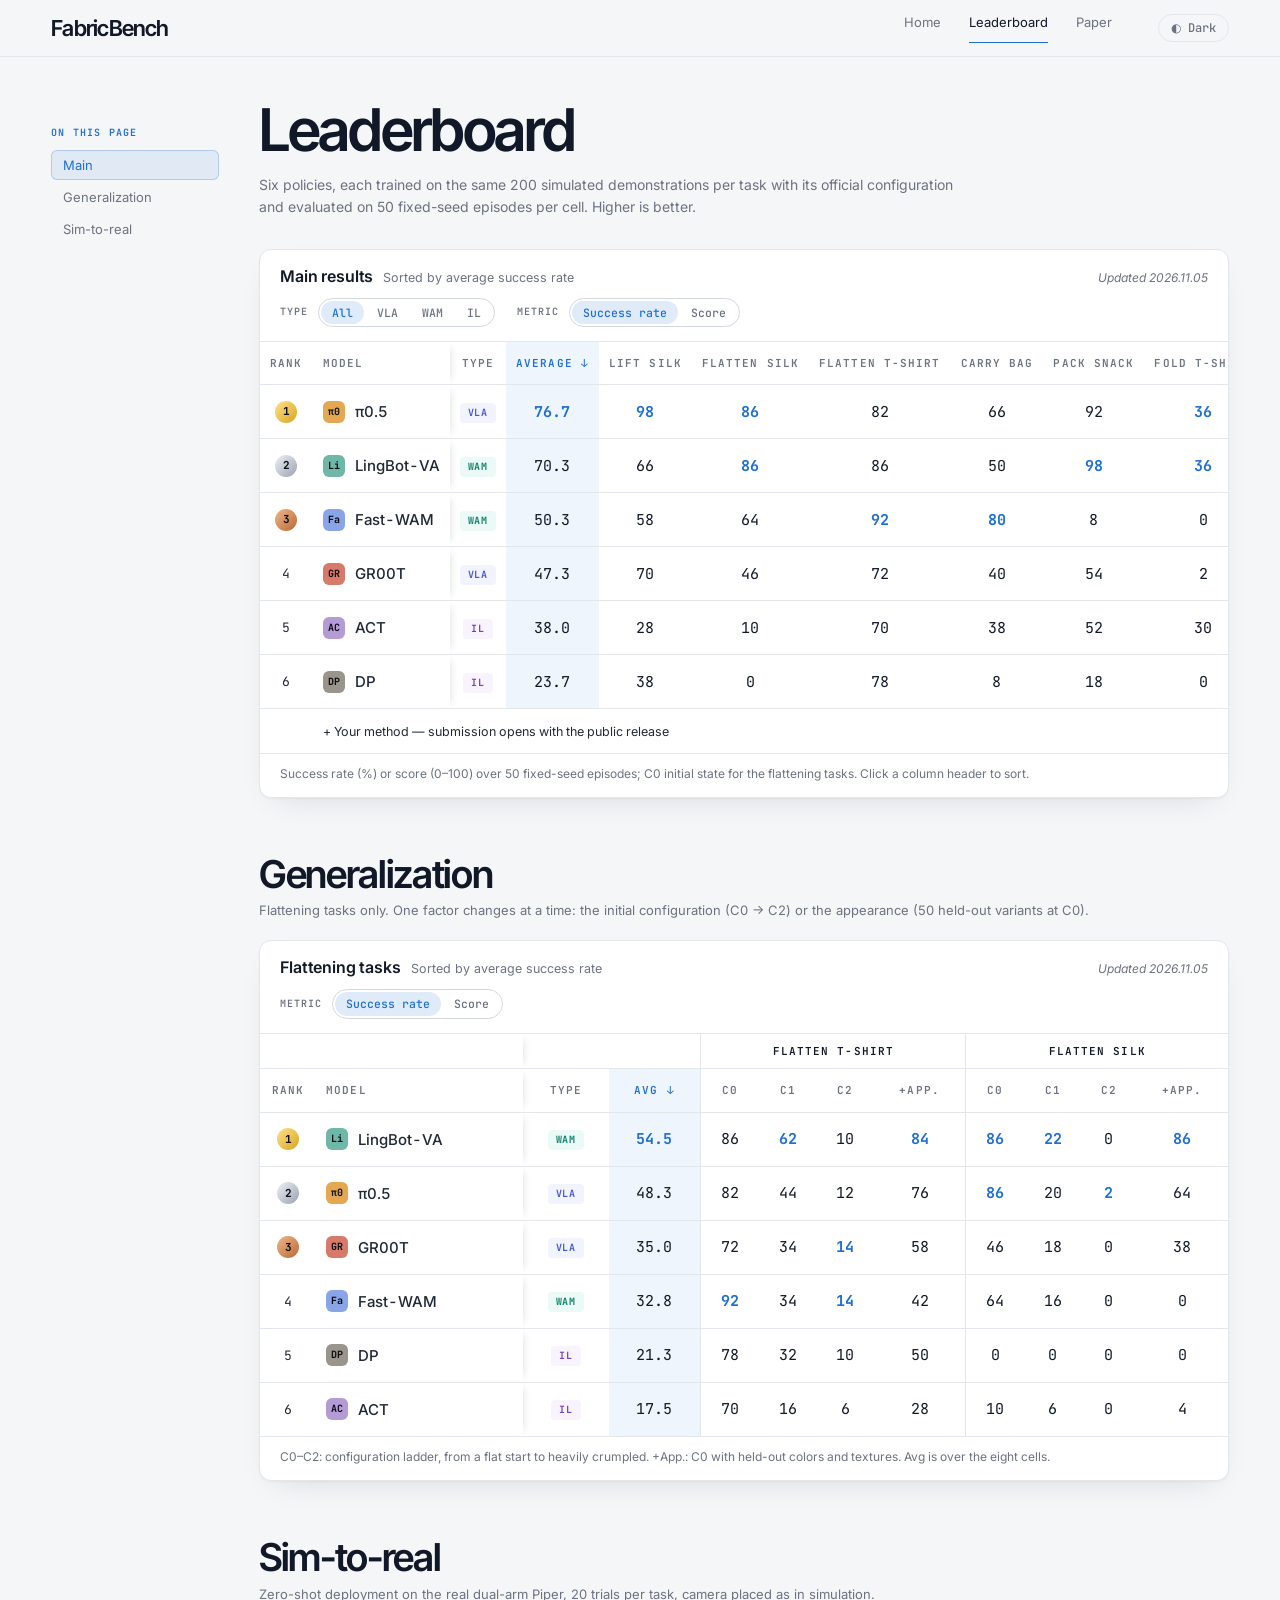
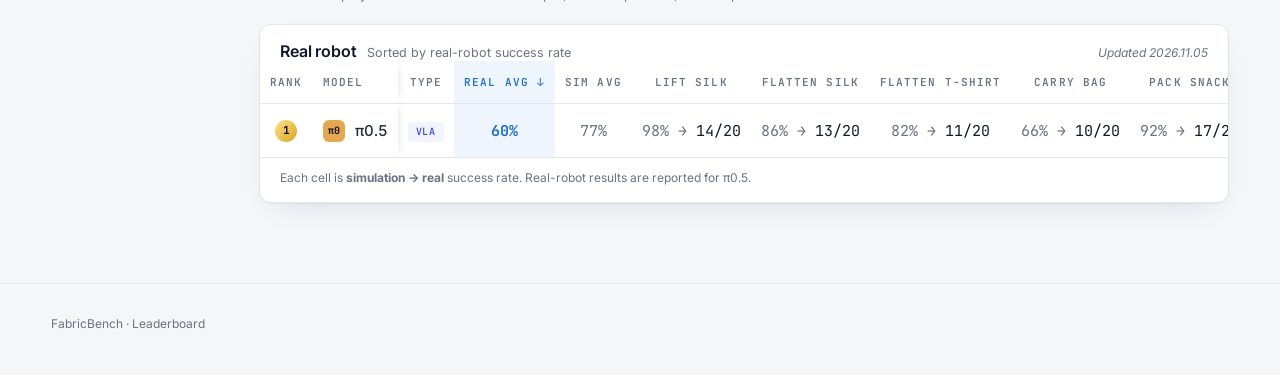
<file: leaderboard.html>
<!doctype html>
<html lang="en">
<head>
<meta charset="utf-8">
<meta name="viewport" content="width=device-width, initial-scale=1">
<title>FabricBench Leaderboard</title>
<link rel="preconnect" href="https://fonts.googleapis.com">
<link rel="preconnect" href="https://fonts.gstatic.com" crossorigin>
<link href="https://fonts.googleapis.com/css2?family=Inter:wght@300;400;500;600&family=Inter+Tight:wght@500;600;700&family=JetBrains+Mono:wght@400;500;600;700&display=swap" rel="stylesheet">
<link rel="stylesheet" href="assets/lb.css">
<script>(function(){var t=null;try{t=new URLSearchParams(location.search).get("theme")||localStorage.getItem("fb-lb-theme");}catch(e){}if(t!=="dark")document.documentElement.setAttribute("data-theme","light");})();</script>
<style>
html[data-theme="light"] { --bg:#f5f6f8; --bg2:#ffffff; --bg3:#eef1f5; --line:#e3e6eb; --line2:#d3d8df; --text:#111827; --muted:#6b7280; --dim:#9aa1ad;
  --accent:#1f6fd1; --accent-rgb:31,111,209; --warn:#b7791f; --vla:#4a59d1; --wam:#0f8068; --il:#7646b3; color-scheme:light; }
html[data-theme="light"] td { color:#1f2937; }
html[data-theme="light"] tbody tr:hover td { background:rgba(17,24,39,.035); }
html[data-theme="light"] td.md, html[data-theme="light"] th.c2 { box-shadow:6px 0 8px -6px rgba(17,24,39,.15); }
html[data-theme="light"] .card { box-shadow:0 1px 2px rgba(17,24,39,.04), 0 12px 32px -18px rgba(17,24,39,.18); }
.thm { font:500 12px/1 var(--mono); color:var(--muted); background:none; border:1px solid var(--line); border-radius:999px; padding:7px 12px; cursor:pointer; margin-left:18px; }
.thm:hover { color:var(--text); border-color:var(--line2); }
.page { max-width:min(1680px, 100%); }
.nav, footer { padding-left:max(clamp(16px,4vw,56px), calc((100% - 1680px) / 2 + 56px)); padding-right:max(clamp(16px,4vw,56px), calc((100% - 1680px) / 2 + 56px)); }
td { font-size:15px; height:54px; } td.md { font-size:15px; } td.best .s { font-weight:700; }
th { font-size:11px; padding:14px 10px; }
.sec:first-of-type { margin-top:20px; }
@media (max-width:760px){ td { font-size:13.5px; height:48px; } }
</style>
</head>
<body>
<nav class="nav">
  <a class="mark" href="index.html">FabricBench</a>
  <div class="links"><a href="index.html">Home</a><a class="on" href="leaderboard.html">Leaderboard</a><a class="opt" href="https://arxiv.org/abs/2611.31577">Paper</a><button class="thm" id="thm" type="button"></button></div>
</nav>

<div class="page">
  <aside class="toc" id="toc">
    <small>ON THIS PAGE</small>
    <a href="#main">Main</a><a href="#generalization">Generalization</a><a href="#sim2real">Sim-to-real</a>
  </aside>

  <main>
    <header class="head">
      <div class="row"><h1>Leaderboard</h1></div>
      <p>Six policies, each trained on the same 200 simulated demonstrations per task with its official configuration and evaluated on 50 fixed-seed episodes per cell. Higher is better.</p>
    </header>

    <section class="sec" id="main">
      <div class="card">
        <div class="bh"><div><b>Main results</b><span id="mainSort"></span></div><i id="mainUpd"></i></div>
        <div class="ctl">
          <label>TYPE <span class="seg" id="mType"><button data-v="all" class="on">All</button><button data-v="VLA">VLA</button><button data-v="WAM">WAM</button><button data-v="IL">IL</button></span></label>
          <label>METRIC <span class="seg" id="mKey"><button data-v="r" class="on">Success rate</button><button data-v="s">Score</button></span></label>
        </div>
        <div class="tablebox"><table id="tMain"></table></div>
        <div class="foot">Success rate (%) or score (0–100) over 50 fixed-seed episodes; C0 initial state for the flattening tasks. Click a column header to sort.</div>
      </div>
    </section>

    <section class="sec" id="generalization">
      <h2>Generalization</h2>
      <p>Flattening tasks only. One factor changes at a time: the initial configuration (C0 → C2) or the appearance (50 held-out variants at C0).</p>
      <div class="card">
        <div class="bh"><div><b>Flattening tasks</b><span id="genSort"></span></div><i class="upd"></i></div>
        <div class="ctl">
          <label>METRIC <span class="seg" id="gKey"><button data-v="r" class="on">Success rate</button><button data-v="s">Score</button></span></label>
        </div>
        <div class="tablebox"><table id="tGen"></table></div>
        <div class="foot">C0–C2: configuration ladder, from a flat start to heavily crumpled. +App.: C0 with held-out colors and textures. Avg is over the eight cells.</div>
      </div>
    </section>

    <section class="sec" id="sim2real">
      <h2>Sim-to-real</h2>
      <p>Zero-shot deployment on the real dual-arm Piper, 20 trials per task, camera placed as in simulation.</p>
      <div class="card">
        <div class="bh"><div><b>Real robot</b><span>Sorted by real-robot success rate</span></div><i class="upd"></i></div>
        <div class="tablebox"><table id="tS2r"></table></div>
        <div class="foot">Each cell is <b>simulation → real</b> success rate. Real-robot results are reported for π0.5.</div>
      </div>
    </section>
  </main>
</div>
<footer>FabricBench · Leaderboard</footer>

<script src="assets/leaderboard_data.js"></script>
<script src="assets/lb_common.js"></script>
<script>
let mType = "all", mKey = "r", mCol = -1, gKey = "r";
document.getElementById("mainUpd").textContent = `Updated ${D.updated.replaceAll("-", ".")}`;
document.querySelectorAll(".upd").forEach(e=> e.textContent = `Updated ${D.updated.replaceAll("-", ".")}`);
const KEY = {s:"score", r:"success rate"};
const one = (v, key, avg) => `<span class="s">${key==="s" || avg ? sc1(v) : v}</span>`;
const head3 = `<th class="c1">Rank</th><th class="l c2">Model</th><th class="hm">Type</th>`;
const model3 = (m, i) => `<td class="rk">${medal(i)}</td><td class="md"><span class="w">${logo(m)}${m.n}</span></td><td class="hm"><span class="tp ${m.t}">${m.t}</span></td>`;

/* ── 主榜:Average + 6 个任务,每格 score/SR ── */
function renderMain(){
  const k = mKey==="s" ? "sc" : "sr";
  const val = (m, j) => j < 0 ? mean(m[k]) : m[k][j];
  let rows = M.filter(m => mType==="all" || m.t===mType).sort((a,b)=> val(b,mCol) - val(a,mCol));
  const best = [-1, ...T.map((_,j)=>j)].map(j => Math.max(...rows.map(m=>val(m,j))));
  const hot = j => j===mCol ? "hot" : "";
  let h = `<thead><tr>${head3}<th class="sort ${hot(-1)}" data-j="-1">Average</th>${T.map((t,j)=>`<th class="sort ${hot(j)}" data-j="${j}">${t.n}</th>`).join("")}</tr></thead><tbody>`;
  rows.forEach((m,i)=>{
    const cells = [-1, ...T.map((_,j)=>j)].map((j,c)=>{
      return `<td class="${hot(j)} ${val(m,j)===best[c]?'best':''}">${one(val(m,j), mKey, j<0)}</td>`;
    }).join("");
    h += `<tr>${model3(m,i)}${cells}</tr>`;
  });
  h += `<tr class="ghost"><td></td><td colspan="${T.length+3}">+ Your method — submission opens with the public release</td></tr></tbody>`;
  const tb = document.getElementById("tMain"); tb.innerHTML = h;
  tb.querySelectorAll("th.sort").forEach(th=> th.onclick = ()=>{ mCol = +th.dataset.j; renderMain(); });
  document.getElementById("mainSort").textContent = `Sorted by ${mCol<0 ? "average" : T[mCol].n} ${KEY[mKey]}`;
}

/* ── 泛化榜:T-shirt / Silk 各 C0 C1 C2 +App ── */
function renderGen(){
  const k = gKey==="s" ? "sc" : "sr";
  const cells = m => [...m.g.tshirt[k], ...m.g.silk[k]];
  const cellsO = m => [...m.g.tshirt.sc, ...m.g.silk.sc].map((s,j)=>[s, [...m.g.tshirt.sr, ...m.g.silk.sr][j]]);
  const rows = [...M].sort((a,b)=> mean(cells(b)) - mean(cells(a)));
  const best = [...Array(8).keys()].map(j=> Math.max(...rows.map(m=>cells(m)[j])));
  const bestAvg = Math.max(...rows.map(m=>mean(cells(m))));
  const sub = ["C0","C1","C2","+App."];
  let h = `<thead><tr><th class="c1"></th><th class="c2"></th><th class="hm"></th><th></th><th class="grp gl" colspan="4">Flatten T-shirt</th><th class="grp gl" colspan="4">Flatten silk</th></tr>
    <tr>${head3}<th class="hot">Avg</th>${[...sub,...sub].map((s,j)=>`<th class="${j%4===0?'gl':''}">${s}</th>`).join("")}</tr></thead><tbody>`;
  rows.forEach((m,i)=>{
    const o = cellsO(m), a = mean(cells(m));
    h += `<tr>${model3(m,i)}<td class="hot ${a===bestAvg?'best':''}">${one(a, gKey, true)}</td>
      ${o.map(([s,r],j)=>`<td class="${j%4===0?'gl':''} ${cells(m)[j]===best[j]?'best':''}">${one(cells(m)[j], gKey)}</td>`).join("")}</tr>`;
  });
  document.getElementById("tGen").innerHTML = h + "</tbody>";
  document.getElementById("genSort").textContent = `Sorted by average ${KEY[gKey]}`;
}

/* ── 真机榜:仿真 → 真机 ── */
function renderS2r(){
  const realAvg = m => m.real ? mean(T.map(t=> m.real[t.id][0]/m.real[t.id][1]*100)) : -1;
  const rows = [...M].sort((a,b)=> realAvg(b) - realAvg(a));
  let h = `<thead><tr>${head3}<th class="hot">Real avg</th><th>Sim avg</th>${T.map(t=>`<th>${t.n}</th>`).join("")}</tr></thead><tbody>`;
  rows.forEach((m,i)=>{
    if (!m.real) return;
    h += `<tr>${model3(m,i)}<td class="hot best"><span class="s">${pct(realAvg(m))}</span></td><td><span class="r">${pct(mean(m.sr))}</span></td>
      ${T.map((t,j)=>{ const r = m.real[t.id]; return `<td><span class="r">${m.sr[j]}% → </span><span class="s">${r[0]}/${r[1]}</span></td>`; }).join("")}</tr>`;
  });
  document.getElementById("tS2r").innerHTML = h + "</tbody>";
}

const bind = (id, fn) => document.querySelectorAll(`#${id} button`).forEach(b=> b.onclick = ()=>{
  document.querySelectorAll(`#${id} button`).forEach(x=>x.classList.toggle("on", x===b)); fn(b.dataset.v); });
bind("mType", v=>{ mType = v; renderMain(); });
bind("mKey", v=>{ mKey = v; renderMain(); });
bind("gKey", v=>{ gKey = v; renderGen(); });
renderMain(); renderGen(); renderS2r();

/* 左侧目录高亮当前分区 */
const links = [...document.querySelectorAll("#toc a")];
const secs = links.map(a => document.querySelector(a.getAttribute("href")));
function spy(){ let k = 0; secs.forEach((s,i)=>{ if (s.getBoundingClientRect().top < 140) k = i; }); if (innerHeight + scrollY >= document.body.scrollHeight - 4) k = secs.length - 1; links.forEach((a,i)=> a.classList.toggle("on", i===k)); }
addEventListener("scroll", spy, {passive:true}); spy();
</script>
<script>
(function(){ const b=document.getElementById("thm"), r=document.documentElement;
  const lab=()=> b.textContent = r.getAttribute("data-theme")==="light" ? "◐ Dark" : "◑ Light";
  b.onclick=()=>{ const l = r.getAttribute("data-theme")!=="light"; if(l) r.setAttribute("data-theme","light"); else r.removeAttribute("data-theme");
    try{ localStorage.setItem("fb-lb-theme", l?"light":"dark"); }catch(e){} lab(); };
  lab(); })();
</script>
</body>
</html>
</file>
<file: assets/lb.css>
/* 排行榜页 + 模型录像页共用样式 */
:root {
  --bg:#090b0f; --bg2:#0f131a; --bg3:#141922; --line:#1d2430; --line2:#283140; --text:#e5e9f0; --muted:#7b8594; --dim:#566070;
  --accent:#7cc4ff; --accent-rgb:124,196,255; --warn:#e8b45c;
  --vla:#8fa2ff; --wam:#5fd0b5; --il:#c79bf0;
  --display:"Inter Tight", system-ui, sans-serif; --body:"Inter", system-ui, sans-serif; --mono:"JetBrains Mono", ui-monospace, monospace;
}
* { box-sizing:border-box; margin:0; padding:0; }
html, body { background:var(--bg); }
body { color:var(--text); font-family:var(--body); -webkit-font-smoothing:antialiased; }
a { color:inherit; text-decoration:none; }
.mono { font-family:var(--mono); }

/* 顶栏 */
.nav { position:sticky; top:0; z-index:30; display:flex; align-items:center; justify-content:space-between; padding:14px clamp(16px,4vw,56px);
  background:color-mix(in srgb, var(--bg) 86%, transparent); backdrop-filter:blur(12px); border-bottom:1px solid var(--line); font-size:13px; }
.nav .mark { font-family:var(--display); font-weight:600; font-size:22px; letter-spacing:-.035em; }
.nav .links { display:flex; gap:28px; color:var(--muted); }
.nav .links a:hover, .nav .links a.on { color:var(--text); }
.nav .links a.on { box-shadow:0 1px 0 var(--accent); padding-bottom:2px; }
.nav .links a.soon { color:var(--dim); cursor:default; }

/* 版式:左侧目录 + 主栏 */
.page { max-width:1440px; margin:0 auto; padding:0 clamp(16px,4vw,56px); display:grid; grid-template-columns:168px minmax(0,1fr); gap:40px; }
.toc { position:sticky; top:84px; align-self:start; padding-top:44px; }
.toc small { display:block; font:600 10px/1 var(--mono); letter-spacing:.12em; color:var(--accent); margin-bottom:12px; }
.toc a { display:block; font-size:13px; color:var(--muted); padding:7px 12px; border-radius:6px; margin-bottom:2px; transition:background .2s, color .2s; }
.toc a:hover { color:var(--text); }
.toc a.on { color:var(--accent); background:rgba(var(--accent-rgb),.09); box-shadow:inset 0 0 0 1px rgba(var(--accent-rgb),.25); }
main { min-width:0; padding-bottom:80px; }
section { scroll-margin-top:76px; }

/* 页头 */
.head { padding:44px 0 8px; }
.head .row { display:flex; align-items:center; gap:14px; flex-wrap:wrap; }
h1 { font-family:var(--display); font-weight:600; letter-spacing:-.04em; font-size:clamp(38px,4.6vw,64px); line-height:1; }
.wip { font:600 10px/1 var(--mono); letter-spacing:.1em; color:var(--warn); border:1px dashed rgba(232,180,92,.6); background:rgba(232,180,92,.07); padding:7px 9px; border-radius:4px; }
.head p { margin-top:14px; max-width:720px; color:var(--muted); font-size:14px; line-height:1.6; }

/* 卡片 */
.card { border:1px solid var(--line); border-radius:12px; background:var(--bg2); margin-top:22px; overflow:hidden; }
.card.pad { padding:20px 24px; }
.proto { display:flex; justify-content:space-between; align-items:center; gap:20px; border-left:3px solid var(--accent); }
.proto .k { font:600 10px/1 var(--mono); letter-spacing:.12em; color:var(--accent); }
.proto .k span { color:var(--muted); font-weight:500; letter-spacing:.04em; margin-left:8px; }
.proto b { display:block; margin-top:10px; font-size:18px; font-weight:600; letter-spacing:-.01em; }
.proto p { margin-top:6px; font-size:13px; color:var(--muted); }
.proto .go { font:500 13px/1 var(--body); color:var(--dim); white-space:nowrap; border-bottom:1px dashed var(--dim); padding-bottom:3px; }
.news h3 { font-size:17px; font-weight:600; padding-bottom:14px; border-bottom:1px solid var(--line); }
.news ul { list-style:none; position:relative; margin-top:6px; }
.news li { position:relative; display:grid; grid-template-columns:110px 1fr; gap:14px; padding:11px 0 11px 22px; font-size:13.5px; line-height:1.55; color:var(--muted); }
.news li::before { content:""; position:absolute; left:4px; top:17px; width:7px; height:7px; border-radius:50%; border:1px solid var(--dim); background:var(--bg2); }
.news li:first-child::before { border-color:var(--accent); background:var(--accent); box-shadow:0 0 0 3px rgba(var(--accent-rgb),.18); }
.news li::after { content:""; position:absolute; left:7px; top:27px; bottom:-9px; width:1px; background:var(--line2); }
.news li:last-child::after { display:none; }
.news time { font:500 12px/1.75 var(--mono); color:var(--text); }
.news li:not(:first-child) time { color:var(--muted); }
.news em { font-style:normal; color:var(--accent); }

/* 分区标题 */
.sec { margin-top:56px; }
.sec > h2 { font-family:var(--display); font-weight:600; letter-spacing:-.035em; font-size:clamp(28px,3vw,42px); line-height:1.05; }
.sec > p { margin-top:8px; font-size:13px; color:var(--muted); }

/* 榜单卡:标题行 + 控件行 + 表 */
.bh { display:flex; justify-content:space-between; align-items:baseline; gap:16px; flex-wrap:wrap; padding:16px 20px 0; }
.bh b { font-size:16px; font-weight:600; letter-spacing:-.01em; }
.bh b .tr { font:600 10px/1 var(--mono); letter-spacing:.08em; color:var(--accent); background:rgba(var(--accent-rgb),.1); padding:4px 7px; border-radius:3px; margin-left:8px; vertical-align:2px; }
.bh span { font-size:12.5px; color:var(--muted); margin-left:10px; }
.bh i { font-style:italic; font-size:12px; color:var(--muted); }
.ctl { display:flex; gap:22px; flex-wrap:wrap; align-items:center; padding:12px 20px 14px; border-bottom:1px solid var(--line); }
.ctl label { display:flex; align-items:center; gap:10px; font:600 10px/1 var(--mono); letter-spacing:.1em; color:var(--muted); }
.seg { display:inline-flex; border:1px solid var(--line2); border-radius:999px; padding:2px; gap:2px; }
.seg button { font:500 11.5px/1 var(--mono); border:0; background:none; color:var(--muted); padding:6px 11px; border-radius:999px; cursor:pointer; white-space:nowrap; letter-spacing:0; }
.seg button.on { background:rgba(var(--accent-rgb),.14); color:var(--accent); }

.tablebox { overflow-x:auto; }
table { width:100%; border-collapse:collapse; font-size:13px; }
th { font:600 10px/1.3 var(--mono); letter-spacing:.1em; text-transform:uppercase; color:var(--muted); padding:12px 10px; border-bottom:1px solid var(--line); text-align:center; white-space:nowrap; vertical-align:bottom; }
th.l, td.l { text-align:left; }
th.grp { color:var(--text); border-bottom:1px solid var(--line); padding:10px; }
th.grp + th.grp, th.gl, td.gl { border-left:1px solid var(--line); }
th.sort { cursor:pointer; } th.sort:hover { color:var(--text); }
th.hot { color:var(--accent); }
th.hot::after { content:" ↓"; }
td { padding:0 10px; height:46px; border-bottom:1px solid var(--line); text-align:center; font-family:var(--mono); font-size:12.5px; color:#c9d0da; white-space:nowrap; font-variant-numeric:tabular-nums; }
tr:last-child td { border-bottom:0; }
td.hot, th.hot { background:rgba(var(--accent-rgb),.07); }
td .s { color:var(--text); }
td .r { color:var(--muted); }
td.best .s { color:var(--accent); font-weight:600; }
td.na { color:var(--dim); }
td.rk { width:56px; font-size:13px; color:var(--muted); }
.medal { display:inline-flex; width:22px; height:22px; border-radius:50%; align-items:center; justify-content:center; font:700 11px/1 var(--mono); color:#0b0d11; }
.m1 { background:linear-gradient(135deg,#ffe28a,#d9a520); } .m2 { background:linear-gradient(135deg,#eef1f6,#9aa3b2); } .m3 { background:linear-gradient(135deg,#f1b78a,#b86a34); }
td.md { text-align:left; font-family:var(--body); font-size:14px; font-weight:500; color:var(--text); }
td.md .w { display:flex; align-items:center; gap:10px; }
.lg { width:22px; height:22px; border-radius:6px; flex:none; display:inline-flex; align-items:center; justify-content:center; font:700 10px/1 var(--mono); color:#0b0d11; }
td.md a:hover { color:var(--accent); }
.tp { display:inline-block; font:700 10px/1 var(--mono); letter-spacing:.08em; padding:5px 8px; border-radius:4px; }
.tp.VLA { color:var(--vla); background:rgba(143,162,255,.12); } .tp.WAM { color:var(--wam); background:rgba(95,208,181,.12); } .tp.IL { color:var(--il); background:rgba(199,155,240,.12); }
td.by { font-family:var(--body); font-size:12.5px; color:var(--muted); }
tbody tr { transition:background .15s; }
tbody tr:hover td { background:rgba(255,255,255,.025); }
tbody tr:hover td.hot { background:rgba(var(--accent-rgb),.1); }
tr.ghost td { height:44px; font-family:var(--body); font-size:12.5px; color:var(--dim); text-align:left; border-top:1px dashed var(--line2); }
tr.off td { opacity:.42; }
.foot { padding:10px 20px 14px; font-size:12px; color:var(--muted); border-top:1px solid var(--line); line-height:1.6; }

footer { border-top:1px solid var(--line); padding:32px clamp(16px,4vw,56px) 44px; font-size:12px; color:var(--muted); }

/* 模型录像页 */
.back { display:inline-block; margin-top:36px; font-size:13px; font-weight:500; color:var(--muted); }
.back:hover { color:var(--text); }
.mh { display:flex; align-items:center; gap:18px; margin-top:22px; }
.mh .lg { width:56px; height:56px; border-radius:14px; font-size:18px; }
.mh .k { font:600 10px/1 var(--mono); letter-spacing:.12em; color:var(--accent); }
.mh h1 { margin-top:8px; }
.mh .sub { margin-top:8px; font-size:13.5px; color:var(--muted); }
.kpis { display:grid; grid-template-columns:repeat(4,1fr); gap:12px; margin-top:26px; }
.kpis div { border:1px solid var(--line); border-radius:10px; background:var(--bg2); padding:14px 16px; }
.kpis small { display:block; font:600 10px/1 var(--mono); letter-spacing:.1em; color:var(--muted); text-transform:uppercase; }
.kpis b { display:block; margin-top:10px; font:500 22px/1 var(--mono); }
.kpis b.ph { font:400 14px/1.4 var(--body); color:var(--dim); }
.tabs { display:flex; gap:4px; margin-top:30px; }
.tabs button { font:600 13px/1 var(--body); background:none; border:0; color:var(--muted); padding:9px 15px; border-radius:999px; cursor:pointer; }
.tabs button.on { color:var(--accent); background:rgba(var(--accent-rgb),.1); box-shadow:inset 0 0 0 1px rgba(var(--accent-rgb),.28); }
.task { border:1px solid var(--line); border-radius:12px; background:var(--bg2); margin-top:14px; padding:16px 18px 18px; }
.task .tt { display:flex; justify-content:space-between; align-items:baseline; gap:12px; flex-wrap:wrap; }
.task .tt b { font-size:16px; font-weight:600; }
.task .tt span { font:500 12.5px/1 var(--mono); color:var(--muted); }
.task .tt span em { font-style:normal; color:var(--accent); font-size:15px; margin-right:6px; }
.eps { display:grid; grid-template-columns:repeat(4,1fr); gap:10px; margin-top:14px; }
.ep { position:relative; aspect-ratio:16/10; border-radius:8px; border:1px dashed var(--line2); background:repeating-linear-gradient(135deg, rgba(255,255,255,.022) 0 8px, transparent 8px 16px); display:flex; align-items:center; justify-content:center; }
.ep em { font:500 9.5px/1.5 var(--mono); letter-spacing:.08em; color:var(--dim); font-style:normal; text-align:center; }
.ep .lab { position:absolute; left:8px; top:8px; font:700 9px/1 var(--mono); letter-spacing:.06em; padding:4px 6px; border-radius:3px; }
.ep .lab.ok { color:var(--accent); background:rgba(var(--accent-rgb),.14); } .ep .lab.bad { color:#ee9482; background:rgba(238,148,130,.13); }
.ep .sd { position:absolute; right:8px; bottom:7px; font:500 9.5px/1 var(--mono); color:var(--dim); }
.empty { border:1px dashed var(--line2); border-radius:12px; padding:40px; text-align:center; color:var(--muted); font-size:13.5px; margin-top:14px; }

@media (max-width: 1100px) {
  .page { grid-template-columns:1fr; gap:0; }
  .toc { display:none; }
  .eps { grid-template-columns:repeat(2,1fr); }
  /* 平板起表格放不下:排名+模型固定在左,其余横滑 */
  td.rk, th.c1 { position:sticky; left:0; z-index:2; background:var(--bg2); width:40px; padding:0 4px; }
  td.md, th.c2 { position:sticky; left:40px; z-index:2; background:var(--bg2); box-shadow:6px 0 8px -6px rgba(0,0,0,.7); padding-left:6px; }
  td.by, th.hm.l { display:none; }
  .tablebox::after { content:"← swipe →"; display:block; text-align:right; font:500 10px/1 var(--mono); letter-spacing:.08em; color:var(--muted); padding:8px 14px 0 0; }
}
@media (max-width: 760px) {
  .nav .links { gap:16px; } .nav .links .opt { display:none; }
  .proto { flex-direction:column; align-items:flex-start; }
  .news li { grid-template-columns:1fr; gap:0; }
  .bh span { display:block; margin:6px 0 0; }
  .ctl { gap:12px; }
  td.md .lg { display:none; }
  .hm { display:none; }
  .kpis { grid-template-columns:1fr 1fr; }
  .eps { grid-template-columns:1fr 1fr; gap:8px; }
}
</file>
